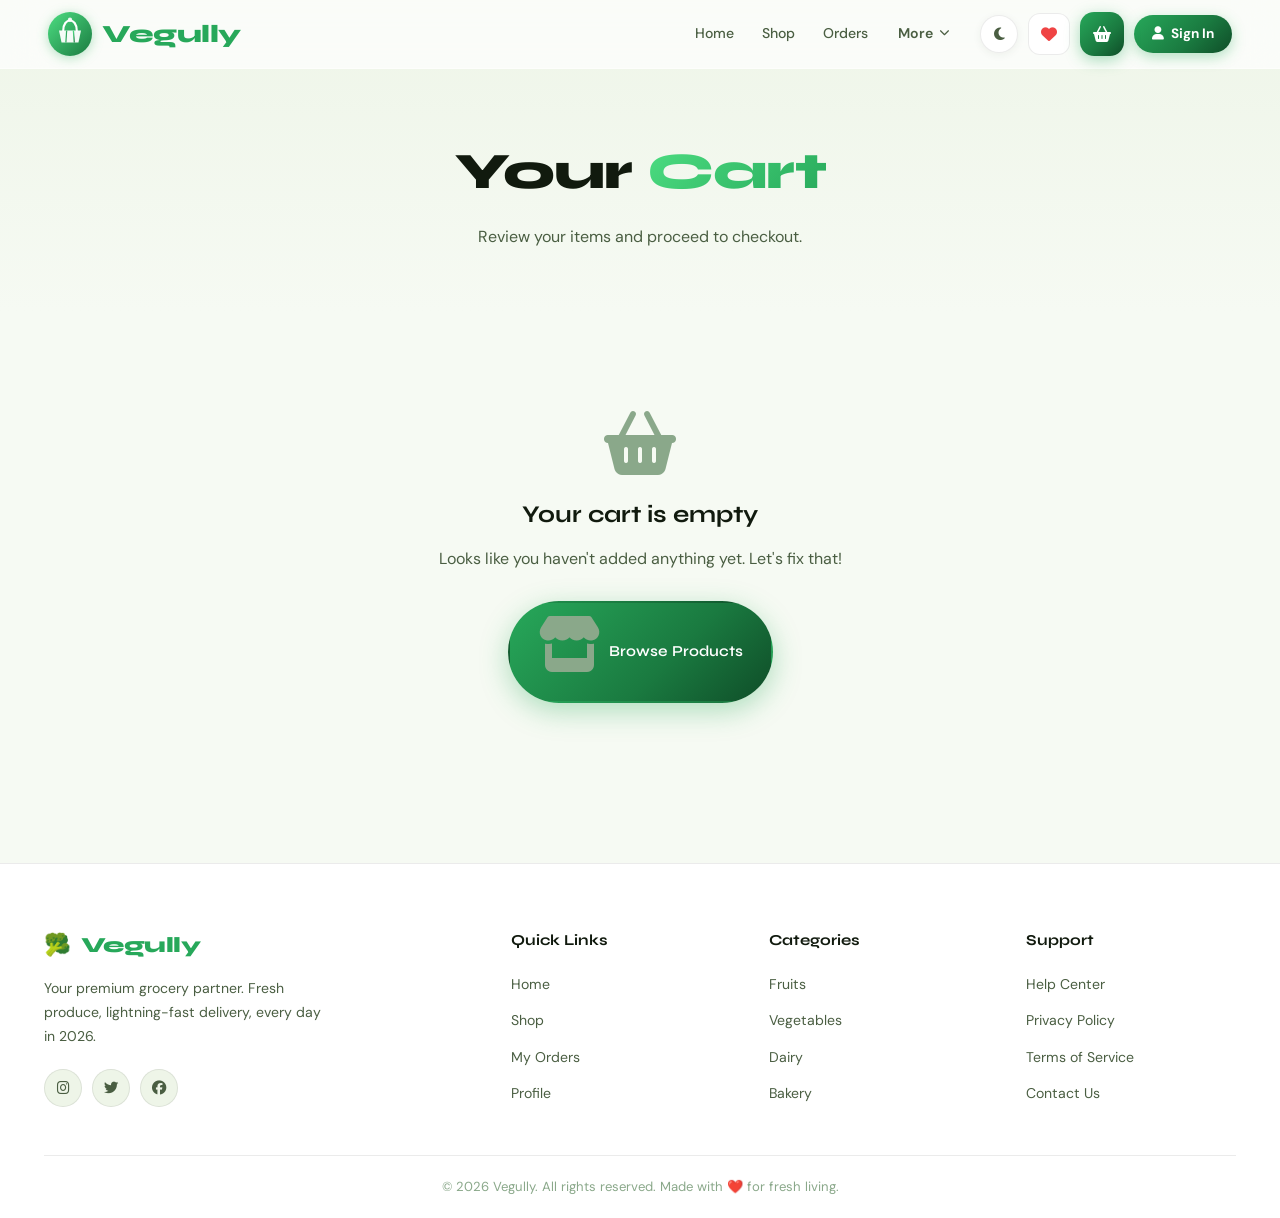
<file: cart.html>
<!DOCTYPE html>
<html lang="en" data-theme="light">
<head>
  <meta charset="UTF-8"/>
  <meta name="viewport" content="width=device-width, initial-scale=1.0"/>
  <title>Cart — Vegully</title>
  <link rel="stylesheet" href="style.css"/>
  <link rel="stylesheet" href="https://cdnjs.cloudflare.com/ajax/libs/font-awesome/6.5.0/css/all.min.css"/>
</head>
<body>

<!-- ════════ NAVBAR ════════ -->
<nav class="navbar" id="navbar"></nav>
<script src="data.js"></script>
<script>renderNavbar('cart');</script>


<!-- ════════ PAGE HEADER ════════ -->
<div class="page-header">
  <div class="container">
    <h1>Your <span class="grad-text">Cart</span></h1>
    <p>Review your items and proceed to checkout.</p>
  </div>
</div>

<!-- ════════ CART LAYOUT ════════ -->
<div class="container">
  <div id="cartPageContent"></div>
</div>

<!-- ════════ FOOTER ════════ -->
<footer class="footer" style="margin-top:60px">
  <div class="container">
    <div class="footer-grid">
      <div class="footer-brand">
        <div class="logo"><span class="logo-icon">🥦</span>Vegully</div>
        <p>Your premium grocery partner. Fresh produce, lightning-fast delivery, every day in 2026.</p>
        <div class="socials">
          <a href="#"><i class="fab fa-instagram"></i></a>
          <a href="#"><i class="fab fa-twitter"></i></a>
          <a href="#"><i class="fab fa-facebook"></i></a>
        </div>
      </div>
      <div class="footer-links">
        <h4>Quick Links</h4>
        <ul><li><a href="index.html">Home</a></li><li><a href="shop.html">Shop</a></li><li><a href="orders.html">My Orders</a></li><li><a href="profile.html">Profile</a></li></ul>
      </div>
      <div class="footer-links">
        <h4>Categories</h4>
        <ul><li><a href="shop.html?cat=fruits">Fruits</a></li><li><a href="shop.html?cat=vegetables">Vegetables</a></li><li><a href="shop.html?cat=dairy">Dairy</a></li><li><a href="shop.html?cat=bakery">Bakery</a></li></ul>
      </div>
      <div class="footer-links">
        <h4>Support</h4>
        <ul><li><a href="#">Help Center</a></li><li><a href="#">Privacy Policy</a></li><li><a href="#">Terms of Service</a></li><li><a href="#">Contact Us</a></li></ul>
      </div>
    </div>
    <div class="footer-bottom"><p>© 2026 Vegully. All rights reserved. Made with ❤️ for fresh living.</p></div>
  </div>
</footer>

<div class="toast-container" id="toastContainer"></div>

<script>
(function(){
  var couponApplied = false;
  var discountAmount = 0;

  function renderCart(){
    var cart = getCart();
    var content = document.getElementById('cartPageContent');

    if(cart.length === 0){
      content.innerHTML =
        '<div class="empty-cart" style="padding:100px 20px;text-align:center;">' +
          '<i class="fas fa-shopping-basket" style="font-size:4rem;color:var(--text3);display:block;margin-bottom:20px;"></i>' +
          '<h2 style="font-family:var(--font-h);margin-bottom:12px;">Your cart is empty</h2>' +
          '<p style="color:var(--text2);margin-bottom:28px;">Looks like you haven\'t added anything yet. Let\'s fix that!</p>' +
          '<a href="shop.html" class="btn btn-primary"><i class="fas fa-store"></i> Browse Products</a>' +
        '</div>';
      return;
    }

    var subtotal = getCartTotal();
    var delivery = subtotal >= 499 ? 0 : 29;
    var tax      = Math.round(subtotal * 0.05);
    var total    = subtotal + delivery + tax - discountAmount;

    var itemsHTML = cart.map(function(item){
      return '<div class="cart-item" id="ci-'+item.id+'">' +
        '<div class="cart-item-img"><img src="'+item.image+'" alt="'+item.name+'" loading="lazy" onerror="this.src=\'https://images.unsplash.com/photo-1542838132-92c53300491e?w=200&auto=format&fit=crop&q=60\'"/></div>' +
        '<div class="cart-item-info">' +
          '<div class="cart-item-name">'+item.name+'</div>' +
          '<div class="cart-item-unit">'+item.unit+'</div>' +
        '</div>' +
        '<div class="qty-control">' +
          '<button class="qty-btn" onclick="changeQty('+item.id+',-1)"><i class="fas fa-minus"></i></button>' +
          '<span class="qty-val">'+item.qty+'</span>' +
          '<button class="qty-btn" onclick="changeQty('+item.id+',1)"><i class="fas fa-plus"></i></button>' +
        '</div>' +
        '<div class="cart-item-price">₹'+( item.price * item.qty )+'</div>' +
        '<button class="cart-remove" onclick="deleteItem('+item.id+')" aria-label="Remove item"><i class="fas fa-times"></i></button>' +
      '</div>';
    }).join('');

    content.innerHTML =
      '<div class="cart-layout">' +
        '<div>' +
          '<div class="cart-items-wrap">'+itemsHTML+'</div>' +
          '<div style="margin-top:16px;display:flex;gap:12px;flex-wrap:wrap;">' +
            '<a href="shop.html" class="btn btn-ghost btn-sm"><i class="fas fa-arrow-left"></i> Continue Shopping</a>' +
            '<button class="btn btn-danger btn-sm" onclick="clearEntireCart()"><i class="fas fa-trash"></i> Clear Cart</button>' +
          '</div>' +
        '</div>' +
        '<div class="cart-summary">' +
          '<div class="summary-title">Order Summary</div>' +
          '<div class="summary-row"><span>Subtotal ('+ cart.length +' items)</span><span>₹'+subtotal+'</span></div>' +
          '<div class="summary-row"><span>Delivery Fee</span><span>'+(delivery===0?'<span style="color:var(--accent);font-weight:700">FREE</span>':'₹'+delivery)+'</span></div>' +
          '<div class="summary-row"><span>Tax (5%)</span><span>₹'+tax+'</span></div>' +
          (discountAmount>0?'<div class="summary-row" style="color:var(--accent)"><span>Coupon Discount</span><span>–₹'+discountAmount+'</span></div>':'') +
          '<div class="summary-row total"><span>Total</span><span>₹'+total+'</span></div>' +
          '<div class="coupon-row">' +
            '<input type="text" id="couponInput" placeholder="Enter coupon code" value="'+(couponApplied?'VEGULLY20':'')+'"/>' +
            '<button class="btn btn-outline btn-sm" onclick="applyCoupon()">'+(couponApplied?'Applied ✓':'Apply')+'</button>' +
          '</div>' +
          (subtotal < 499 ? '<p style="font-size:0.78rem;color:var(--text3);margin-bottom:12px;"><i class="fas fa-info-circle"></i> Add ₹'+(499-subtotal)+' more for free delivery</p>' : '') +
          '<a href="checkout.html" class="btn btn-primary" style="width:100%;justify-content:center;margin-top:8px"><i class="fas fa-lock"></i> Proceed to Checkout</a>' +
          '<div style="text-align:center;margin-top:14px;font-size:0.78rem;color:var(--text3)"><i class="fas fa-shield-alt"></i> 100% secure & encrypted checkout</div>' +
        '</div>' +
      '</div>';
  }

  window.changeQty = function(id, delta){
    var cart = getCart();
    var idx  = cart.findIndex(function(i){return i.id===id;});
    if(idx === -1) return;
    var newQty = cart[idx].qty + delta;
    if(newQty <= 0){
      removeFromCart(id);
    } else {
      updateQty(id, newQty);
    }
    renderCart();
  };

  window.deleteItem = function(id){
    var el = document.getElementById('ci-'+id);
    if(el){ el.style.opacity='0'; el.style.transform='translateX(40px)'; el.style.transition='all 0.3s'; }
    setTimeout(function(){ removeFromCart(id); renderCart(); }, 300);
    showToast('Item removed from cart','info');
  };

  window.clearEntireCart = function(){
    saveCart([]);
    updateCartBadge();
    renderCart();
    showToast('Cart cleared','info');
  };

  window.applyCoupon = function(){
    var code = document.getElementById('couponInput');
    if(!code) return;
    if(code.value.trim().toUpperCase() === 'VEGULLY20'){
      if(!couponApplied){
        discountAmount = Math.round(getCartTotal() * 0.20);
        couponApplied  = true;
        showToast('🎉 Coupon applied! 20% off','success');
        renderCart();
      } else {
        showToast('Coupon already applied','info');
      }
    } else {
      showToast('❌ Invalid coupon code','error');
    }
  };

  renderCart();
})();
</script>
</body>
</html>
</file>
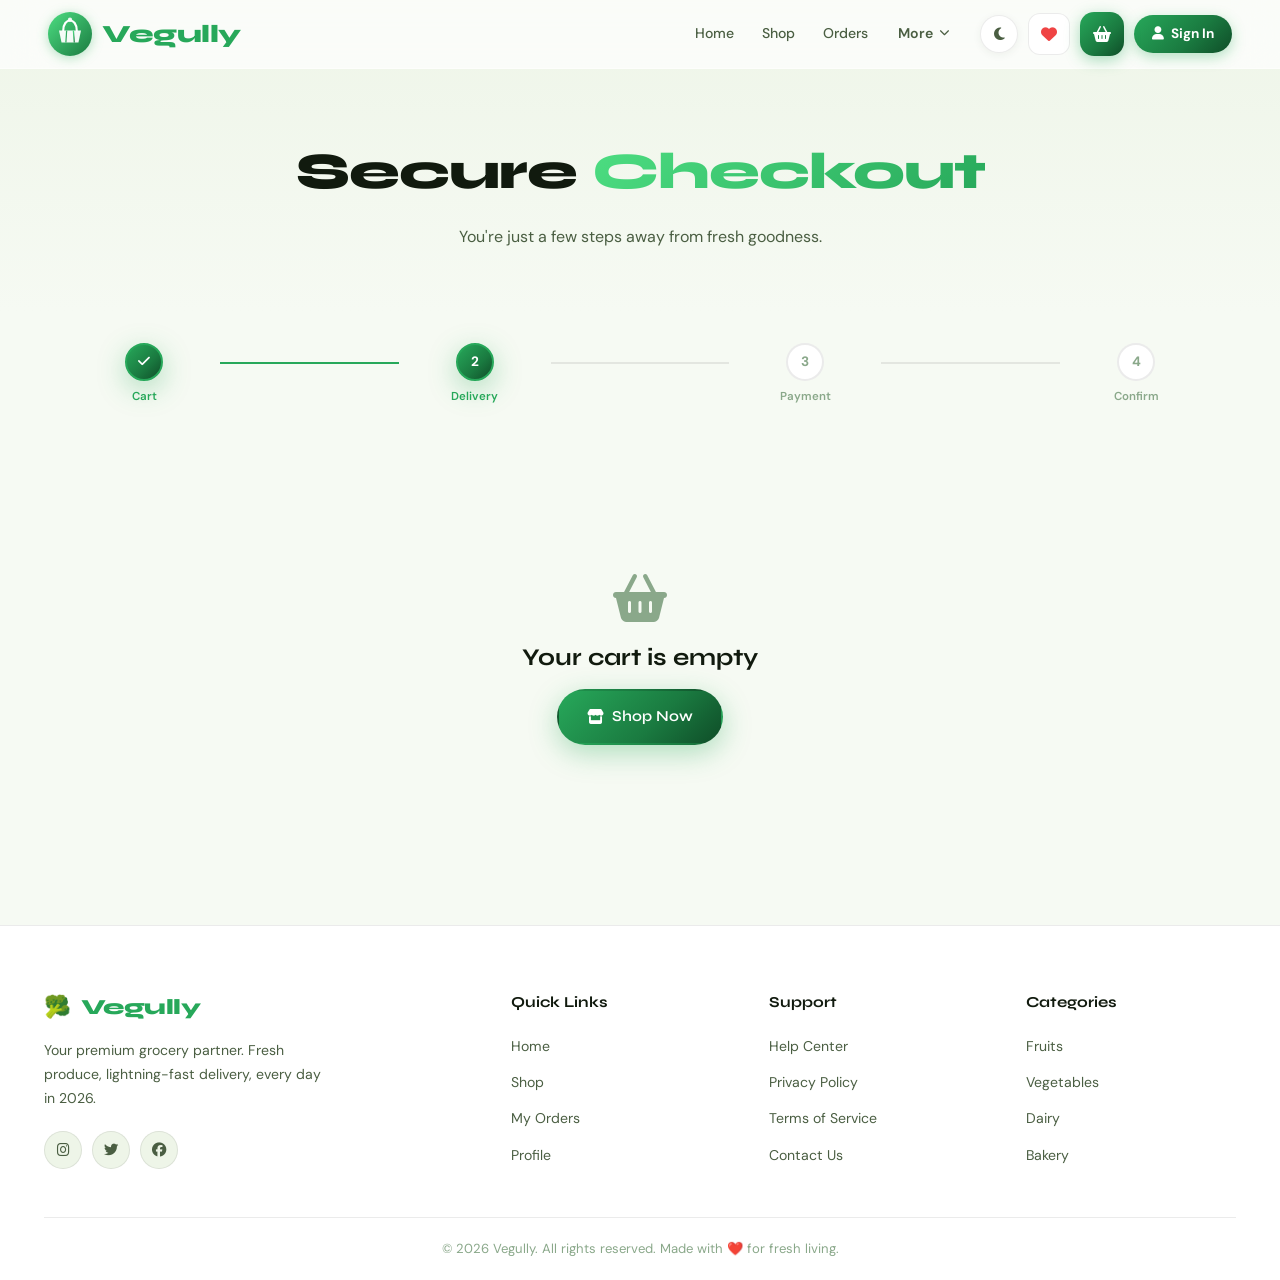
<file: checkout.html>
<!DOCTYPE html>
<html lang="en" data-theme="light">
<head>
  <meta charset="UTF-8"/>
  <meta name="viewport" content="width=device-width, initial-scale=1.0"/>
  <title>Checkout — Vegully</title>
  <link rel="stylesheet" href="style.css"/>
  <link rel="stylesheet" href="https://cdnjs.cloudflare.com/ajax/libs/font-awesome/6.5.0/css/all.min.css"/>
  <style>
    /* ── extra checkout styles ── */
    .progress-bar{display:flex;align-items:center;justify-content:center;gap:0;margin:32px 0 48px;padding:0 20px;}
    .prog-step{display:flex;flex-direction:column;align-items:center;gap:6px;position:relative;flex:1;max-width:160px;}
    .prog-circle{width:38px;height:38px;border-radius:50%;display:flex;align-items:center;justify-content:center;font-size:0.85rem;font-weight:700;border:2px solid var(--border);background:var(--surface);color:var(--text3);transition:var(--t);z-index:1;}
    .prog-step.done .prog-circle{background:var(--grad);color:#fff;border-color:var(--accent);box-shadow:var(--shadow-acc);}
    .prog-step.active .prog-circle{background:var(--grad);color:#fff;border-color:var(--accent);box-shadow:var(--shadow-acc);}
    .prog-label{font-size:0.72rem;font-weight:600;color:var(--text3);text-align:center;}
    .prog-step.done .prog-label,.prog-step.active .prog-label{color:var(--accent);}
    .prog-line{flex:1;height:2px;background:var(--border);margin:0 -4px;margin-bottom:22px;transition:background 0.4s;}
    .prog-line.done{background:var(--accent);}
    .order-summary-sticky{background:var(--surface);border-radius:var(--radius-lg);border:1px solid var(--border);padding:28px;height:fit-content;position:sticky;top:88px;box-shadow:var(--shadow-sm);}
    .order-summary-sticky h3{font-family:var(--font-h);font-size:1.05rem;font-weight:700;margin-bottom:20px;padding-bottom:12px;border-bottom:1px solid var(--border);}
    .ckout-item{display:flex;align-items:center;gap:12px;padding:10px 0;border-bottom:1px solid var(--border);}
    .ckout-item:last-of-type{border-bottom:none;}
    .ckout-img{width:52px;height:52px;border-radius:var(--radius-sm);overflow:hidden;flex-shrink:0;background:var(--bg2);}
    .ckout-img img{width:100%;height:100%;object-fit:cover;}
    .ckout-info{flex:1;min-width:0;}
    .ckout-name{font-size:0.85rem;font-weight:600;line-height:1.3;}
    .ckout-qty{font-size:0.75rem;color:var(--text3);}
    .ckout-price{font-weight:700;font-size:0.92rem;color:var(--accent);white-space:nowrap;}
    .ckout-totals{margin-top:16px;padding-top:16px;border-top:1px solid var(--border);display:flex;flex-direction:column;gap:10px;}
    .ckout-row{display:flex;justify-content:space-between;font-size:0.88rem;}
    .ckout-row.grand{font-family:var(--font-h);font-weight:800;font-size:1.08rem;color:var(--accent);}
    .form-note{font-size:0.8rem;color:var(--text3);margin-top:4px;}
    .pay-opts-grid{display:grid;grid-template-columns:1fr 1fr;gap:12px;margin-top:12px;}
    @media(max-width:600px){.pay-opts-grid{grid-template-columns:1fr;}}
    .delivery-badge{display:inline-flex;align-items:center;gap:8px;background:rgba(39,168,90,0.10);color:var(--accent);padding:10px 18px;border-radius:99px;font-size:0.85rem;font-weight:600;margin-bottom:24px;border:1px solid rgba(39,168,90,0.25);}
  </style>
</head>
<body>

<!-- ════════ NAVBAR ════════ -->
<nav class="navbar" id="navbar"></nav>
<script src="data.js"></script>
<script>renderNavbar('checkout');</script>


<!-- ════════ PAGE HEADER ════════ -->
<div class="page-header">
  <div class="container">
    <h1>Secure <span class="grad-text">Checkout</span></h1>
    <p>You're just a few steps away from fresh goodness.</p>
  </div>
</div>

<!-- ════════ PROGRESS BAR ════════ -->
<div class="container">
  <div class="progress-bar">
    <div class="prog-step done">
      <div class="prog-circle"><i class="fas fa-check"></i></div>
      <div class="prog-label">Cart</div>
    </div>
    <div class="prog-line done"></div>
    <div class="prog-step active">
      <div class="prog-circle">2</div>
      <div class="prog-label">Delivery</div>
    </div>
    <div class="prog-line"></div>
    <div class="prog-step">
      <div class="prog-circle">3</div>
      <div class="prog-label">Payment</div>
    </div>
    <div class="prog-line"></div>
    <div class="prog-step">
      <div class="prog-circle">4</div>
      <div class="prog-label">Confirm</div>
    </div>
  </div>

  <!-- ════════ CHECKOUT LAYOUT ════════ -->
  <div class="checkout-layout">

    <!-- LEFT: FORM -->
    <div class="checkout-form-wrap">

      <!-- Delivery Info -->
      <div class="form-section">
        <div class="step-header">
          <div class="step-num">1</div>
          <h2>Delivery Information</h2>
        </div>
        <div class="delivery-badge"><i class="fas fa-bolt"></i> Estimated delivery: 10–15 minutes</div>
        <div class="form-grid">
          <div class="form-group">
            <label>First Name *</label>
            <input type="text" id="firstName" placeholder="Arjun" required/>
          </div>
          <div class="form-group">
            <label>Last Name *</label>
            <input type="text" id="lastName" placeholder="Sharma" required/>
          </div>
          <div class="form-group">
            <label>Email Address *</label>
            <input type="email" id="email" placeholder="arjun@email.com" required/>
          </div>
          <div class="form-group">
            <label>Phone Number *</label>
            <input type="tel" id="phone" placeholder="+91 98765 43210" required/>
          </div>
          <div class="form-group full">
            <label>Flat / House No. & Building *</label>
            <input type="text" id="address1" placeholder="Flat 4B, Sunrise Apartments" required/>
          </div>
          <div class="form-group full">
            <label>Street / Area / Locality *</label>
            <input type="text" id="address2" placeholder="MG Road, Indiranagar" required/>
          </div>
          <div class="form-group">
            <label>City *</label>
            <input type="text" id="city" placeholder="Bangalore" required/>
          </div>
          <div class="form-group">
            <label>Pincode *</label>
            <input type="text" id="pincode" placeholder="560038" required/>
          </div>
          <div class="form-group full">
            <label>Delivery Instructions (optional)</label>
            <textarea id="instructions" rows="2" placeholder="e.g. Leave at door, call before delivery…" style="resize:vertical;padding:13px 16px;border-radius:var(--radius-sm);border:1.5px solid var(--border);background:var(--bg);color:var(--text);font-size:0.92rem;transition:var(--t);"></textarea>
          </div>
        </div>
      </div>

      <div class="section-divider"></div>

      <!-- Payment -->
      <div class="form-section">
        <div class="step-header">
          <div class="step-num">2</div>
          <h2>Payment Method</h2>
        </div>
        <p class="form-note" style="margin-bottom:14px;font-size:0.88rem;color:var(--text2);">All transactions are 256-bit SSL encrypted and completely secure.</p>
        <div class="pay-opts-grid" id="payOpts">
          <div class="pay-opt selected" data-pay="upi">
            <input type="radio" name="pay" checked/>
            <i class="fas fa-mobile-alt"></i>
            <span>UPI / GPay</span>
          </div>
          <div class="pay-opt" data-pay="card">
            <input type="radio" name="pay"/>
            <i class="fas fa-credit-card"></i>
            <span>Credit / Debit Card</span>
          </div>
          <div class="pay-opt" data-pay="netbanking">
            <input type="radio" name="pay"/>
            <i class="fas fa-university"></i>
            <span>Net Banking</span>
          </div>
          <div class="pay-opt" data-pay="cod">
            <input type="radio" name="pay"/>
            <i class="fas fa-money-bill-wave"></i>
            <span>Cash on Delivery</span>
          </div>
        </div>

        <!-- Card fields (shown when Card selected) -->
        <div id="cardFields" style="display:none;margin-top:20px;">
          <div class="form-grid">
            <div class="form-group full">
              <label>Card Number</label>
              <input type="text" id="cardNum" placeholder="1234 5678 9012 3456" maxlength="19"/>
            </div>
            <div class="form-group">
              <label>Expiry</label>
              <input type="text" id="cardExp" placeholder="MM / YY" maxlength="7"/>
            </div>
            <div class="form-group">
              <label>CVV</label>
              <input type="text" id="cardCvv" placeholder="•••" maxlength="3"/>
            </div>
            <div class="form-group full">
              <label>Name on Card</label>
              <input type="text" id="cardName" placeholder="ARJUN SHARMA"/>
            </div>
          </div>
        </div>

        <!-- UPI field -->
        <div id="upiField" style="margin-top:20px;">
          <div class="form-group">
            <label>UPI ID</label>
            <input type="text" id="upiId" placeholder="yourname@upi"/>
          </div>
        </div>
      </div>

      <div class="section-divider"></div>

      <!-- Place Order Button -->
      <button class="btn btn-primary" id="placeOrderBtn" style="width:100%;justify-content:center;font-size:1.05rem;padding:16px;">
        <i class="fas fa-lock"></i> Place Order
      </button>
      <p style="text-align:center;font-size:0.78rem;color:var(--text3);margin-top:12px;">
        <i class="fas fa-shield-alt"></i> By placing your order you agree to our <a href="#" style="color:var(--accent)">Terms of Service</a> and <a href="#" style="color:var(--accent)">Privacy Policy</a>.
      </p>
    </div>

    <!-- RIGHT: ORDER SUMMARY -->
    <div class="order-summary-sticky" id="orderSummaryPanel">
      <h3>Order Summary</h3>
      <div id="summaryItems"></div>
      <div class="ckout-totals" id="summaryTotals"></div>
    </div>

  </div>
</div>

<!-- ════════ FOOTER ════════ -->
<footer class="footer" style="margin-top:60px">
  <div class="container">
    <div class="footer-grid">
      <div class="footer-brand">
        <div class="logo"><span class="logo-icon">🥦</span>Vegully</div>
        <p>Your premium grocery partner. Fresh produce, lightning-fast delivery, every day in 2026.</p>
        <div class="socials">
          <a href="#"><i class="fab fa-instagram"></i></a>
          <a href="#"><i class="fab fa-twitter"></i></a>
          <a href="#"><i class="fab fa-facebook"></i></a>
        </div>
      </div>
      <div class="footer-links">
        <h4>Quick Links</h4>
        <ul><li><a href="index.html">Home</a></li><li><a href="shop.html">Shop</a></li><li><a href="orders.html">My Orders</a></li><li><a href="profile.html">Profile</a></li></ul>
      </div>
      <div class="footer-links">
        <h4>Support</h4>
        <ul><li><a href="#">Help Center</a></li><li><a href="#">Privacy Policy</a></li><li><a href="#">Terms of Service</a></li><li><a href="#">Contact Us</a></li></ul>
      </div>
      <div class="footer-links">
        <h4>Categories</h4>
        <ul><li><a href="shop.html?cat=fruits">Fruits</a></li><li><a href="shop.html?cat=vegetables">Vegetables</a></li><li><a href="shop.html?cat=dairy">Dairy</a></li><li><a href="shop.html?cat=bakery">Bakery</a></li></ul>
      </div>
    </div>
    <div class="footer-bottom"><p>© 2026 Vegully. All rights reserved. Made with ❤️ for fresh living.</p></div>
  </div>
</footer>

<!-- ════════ ORDER PLACED OVERLAY ════════ -->
<div class="order-placed-overlay" id="orderOverlay">
  <div class="order-placed-box">
    <div class="order-checkmark"><i class="fas fa-check"></i></div>
    <h2>Order Placed! 🎉</h2>
    <p style="font-size:1rem;font-weight:600;color:var(--text);margin-bottom:6px;" id="overlayOrderId"></p>
    <p>Your fresh groceries are being packed and will reach you in <strong style="color:var(--accent)">10–15 minutes</strong>.</p>
    <p style="margin-top:8px;font-size:0.85rem;color:var(--text3);">A confirmation has been sent to your email.</p>
    <div style="display:flex;gap:12px;justify-content:center;margin-top:28px;flex-wrap:wrap;">
      <a href="orders.html" class="btn btn-primary"><i class="fas fa-box"></i> Track Order</a>
      <a href="shop.html" class="btn btn-ghost"><i class="fas fa-store"></i> Continue Shopping</a>
    </div>
  </div>
</div>

<div class="toast-container" id="toastContainer"></div>

<script>
(function(){
  // ── Redirect if cart empty ──
  var cart = getCart();
  if(cart.length === 0){
    document.querySelector('.checkout-layout').innerHTML =
      '<div style="text-align:center;padding:60px 20px;grid-column:1/-1;">' +
        '<i class="fas fa-shopping-basket" style="font-size:3rem;color:var(--text3);display:block;margin-bottom:16px;"></i>' +
        '<h2 style="font-family:var(--font-h);margin-bottom:12px;">Your cart is empty</h2>' +
        '<a href="shop.html" class="btn btn-primary"><i class="fas fa-store"></i> Shop Now</a>' +
      '</div>';
    return;
  }

  // ── Render order summary ──
  function renderSummary(){
    var items  = getCart();
    var sub    = getCartTotal();
    var del    = sub >= 499 ? 0 : 29;
    var tax    = Math.round(sub * 0.05);
    var total  = sub + del + tax;

    document.getElementById('summaryItems').innerHTML = items.map(function(i){
      return '<div class="ckout-item">' +
        '<div class="ckout-img"><img src="'+i.image+'" alt="'+i.name+'" loading="lazy"/></div>' +
        '<div class="ckout-info"><div class="ckout-name">'+i.name+'</div><div class="ckout-qty">Qty: '+i.qty+' × ₹'+i.price+'</div></div>' +
        '<div class="ckout-price">₹'+(i.price*i.qty)+'</div>' +
      '</div>';
    }).join('');

    document.getElementById('summaryTotals').innerHTML =
      '<div class="ckout-row"><span>Subtotal</span><span>₹'+sub+'</span></div>' +
      '<div class="ckout-row"><span>Delivery</span><span>'+(del===0?'<span style="color:var(--accent);font-weight:700">FREE</span>':'₹'+del)+'</span></div>' +
      '<div class="ckout-row"><span>Tax (5%)</span><span>₹'+tax+'</span></div>' +
      '<div class="ckout-row grand"><span>Total</span><span>₹'+total+'</span></div>';
  }
  renderSummary();

  // ── Payment option switching ──
  document.getElementById('payOpts').querySelectorAll('.pay-opt').forEach(function(opt){
    opt.addEventListener('click',function(){
      document.querySelectorAll('.pay-opt').forEach(function(o){o.classList.remove('selected');});
      opt.classList.add('selected');
      var method = opt.dataset.pay;
      document.getElementById('cardFields').style.display = method==='card' ? 'block' : 'none';
      document.getElementById('upiField').style.display   = method==='upi'  ? 'block' : 'none';
    });
  });

  // ── Card number formatting ──
  var cardNum = document.getElementById('cardNum');
  if(cardNum){
    cardNum.addEventListener('input',function(){
      var v = this.value.replace(/\D/g,'').substring(0,16);
      this.value = v.replace(/(.{4})/g,'$1 ').trim();
    });
  }
  var cardExp = document.getElementById('cardExp');
  if(cardExp){
    cardExp.addEventListener('input',function(){
      var v = this.value.replace(/\D/g,'').substring(0,4);
      if(v.length>=2) v = v.substring(0,2)+' / '+v.substring(2);
      this.value = v;
    });
  }

  // ── Validate ──
  function validate(){
    var required = ['firstName','lastName','email','phone','address1','address2','city','pincode'];
    for(var i=0;i<required.length;i++){
      var el = document.getElementById(required[i]);
      if(!el || !el.value.trim()){
        el.focus();
        el.style.borderColor='var(--red)';
        el.style.boxShadow='0 0 0 4px rgba(239,68,68,0.12)';
        setTimeout(function(e){ return function(){ e.style.borderColor=''; e.style.boxShadow=''; }; }(el), 2000);
        showToast('⚠️ Please fill all required fields','error');
        return false;
      }
    }
    var emailRx = /^[^\s@]+@[^\s@]+\.[^\s@]+$/;
    if(!emailRx.test(document.getElementById('email').value)){
      showToast('⚠️ Please enter a valid email address','error');
      return false;
    }
    return true;
  }

  // ── Place Order ──
  document.getElementById('placeOrderBtn').addEventListener('click',function(){
    if(!validate()) return;
    var btn = this;
    btn.innerHTML='<i class="fas fa-spinner fa-spin"></i> Processing…';
    btn.disabled = true;

    setTimeout(function(){
      var orderId = 'VG-'+Date.now().toString().slice(-6);
      var order = {
        id: orderId,
        date: new Date().toLocaleDateString('en-IN',{day:'2-digit',month:'short',year:'numeric'}),
        items: getCart(),
        total: getCartTotal() + (getCartTotal()>=499?0:29) + Math.round(getCartTotal()*0.05),
        status: 'Processing',
        address: document.getElementById('address1').value + ', ' + document.getElementById('city').value
      };
      saveOrder(order);
      saveCart([]);
      updateCartBadge();

      document.getElementById('overlayOrderId').textContent = 'Order ID: '+orderId;
      document.getElementById('orderOverlay').classList.add('show');
      btn.innerHTML='<i class="fas fa-lock"></i> Place Order';
      btn.disabled=false;
    },2000);
  });

})();
</script>
</body>
</html>
</file>
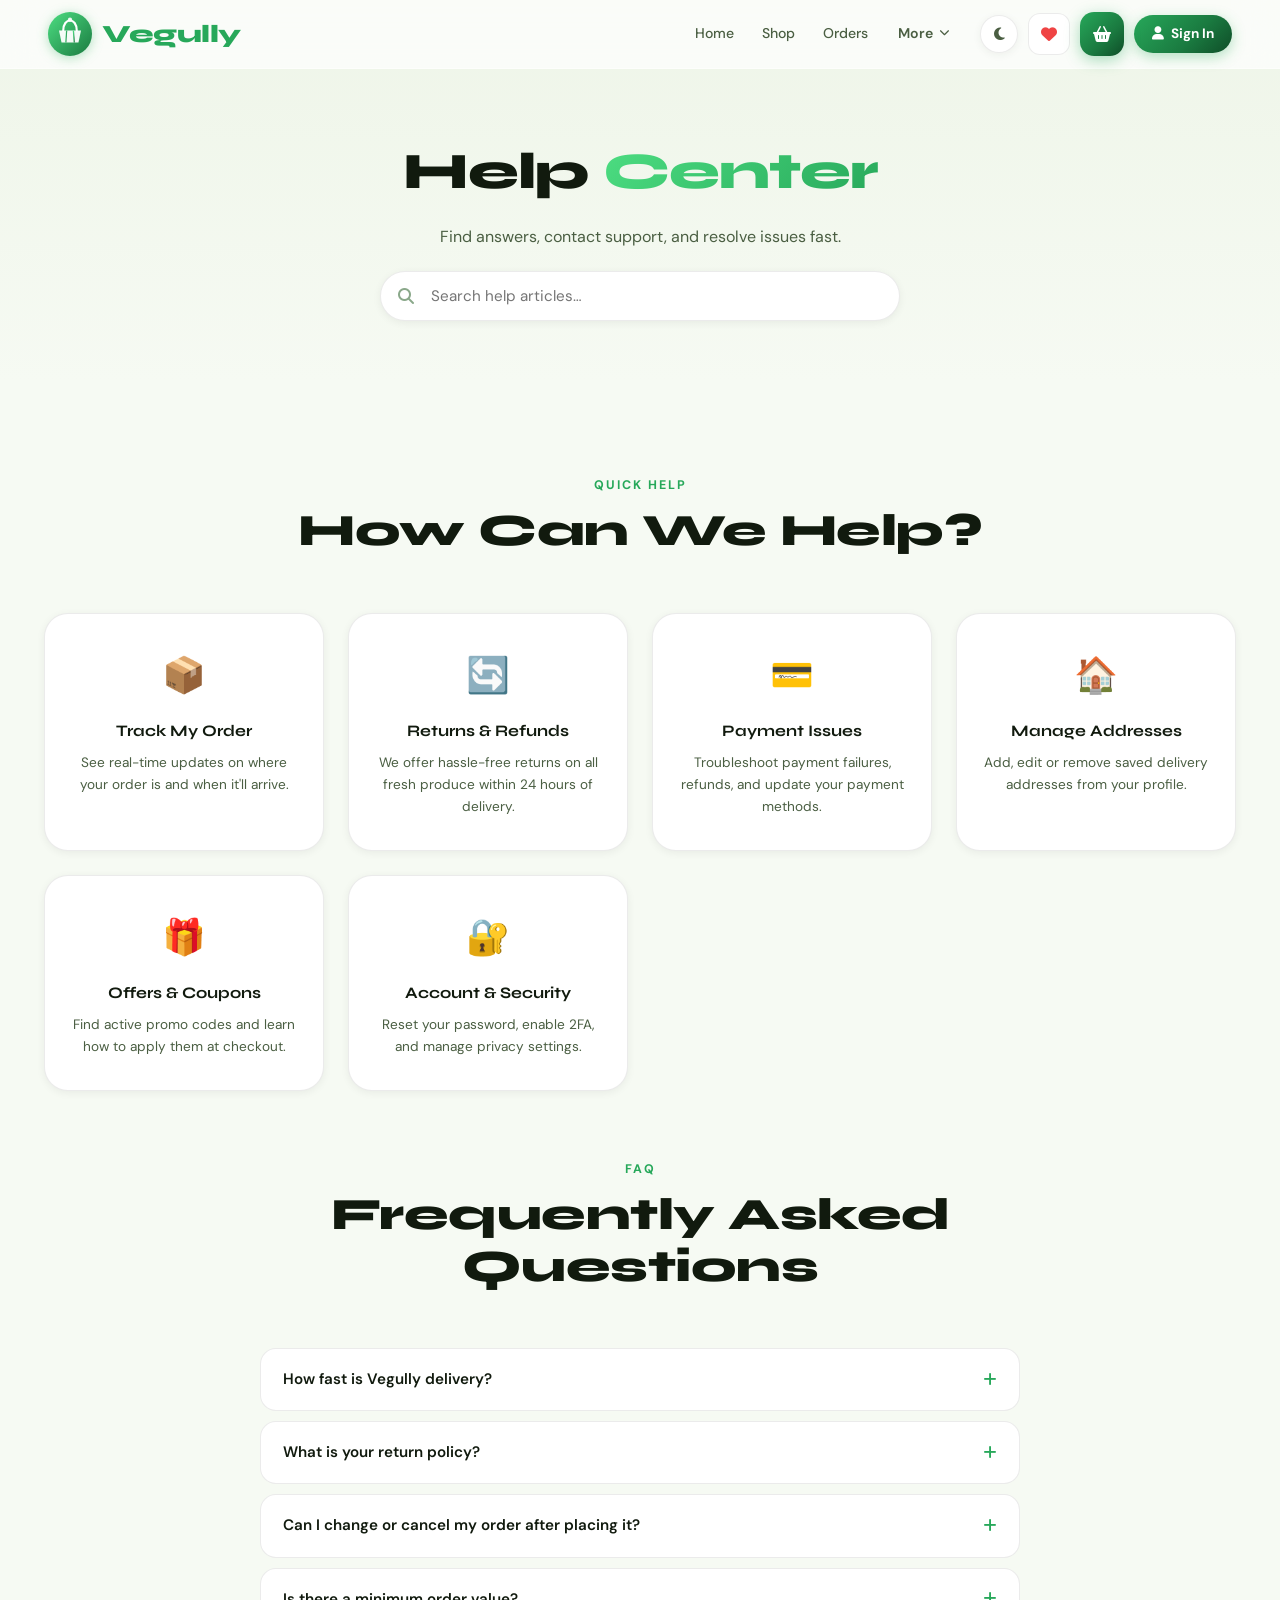
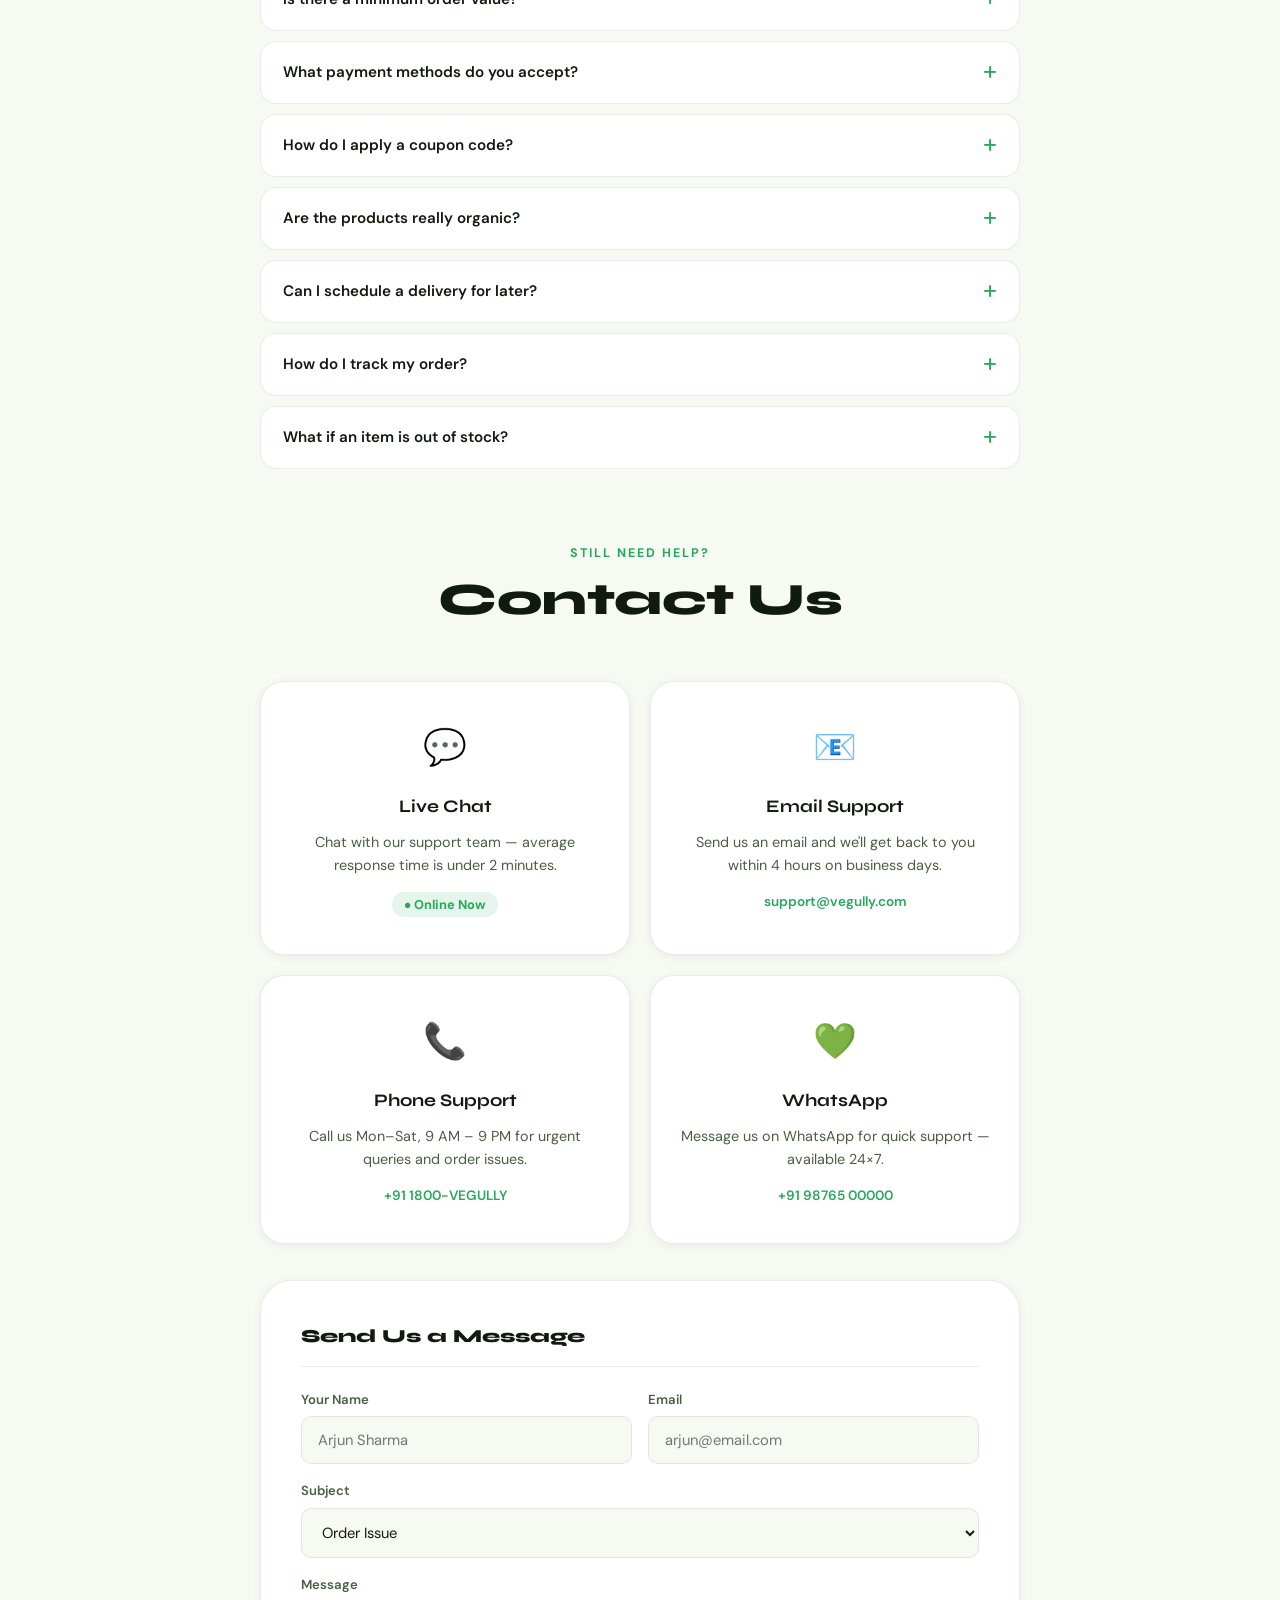
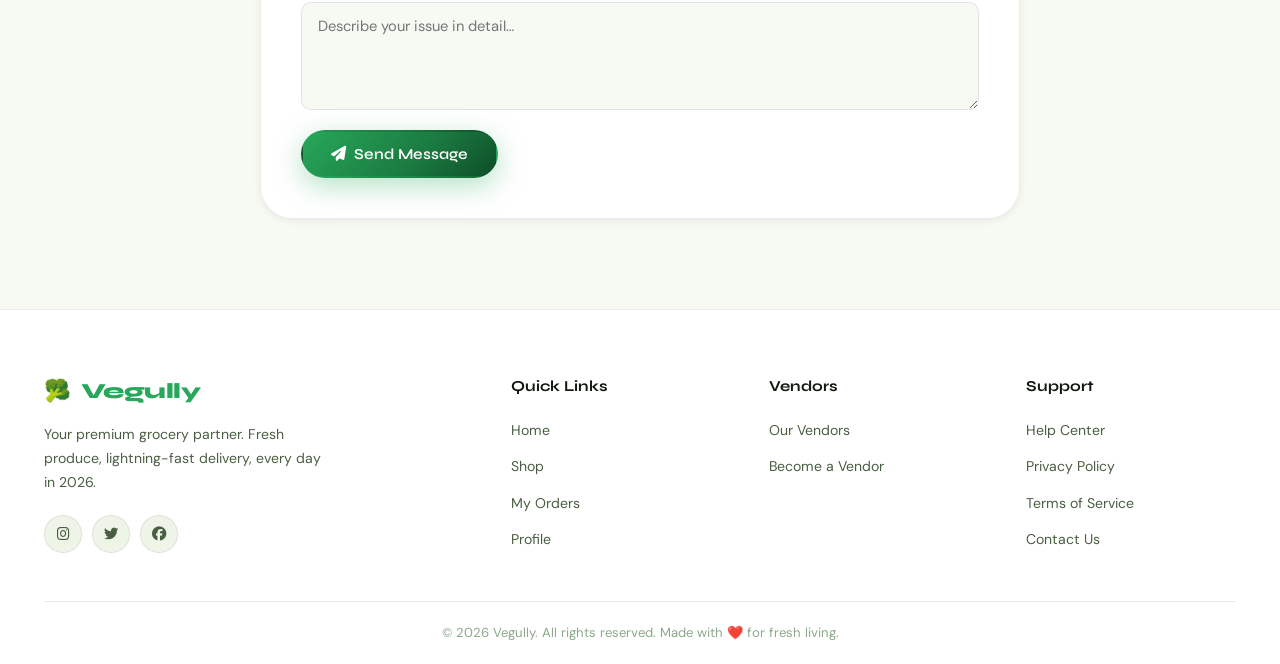
<file: help.html>
<!DOCTYPE html>
<html lang="en" data-theme="light">
<head>
  <meta charset="UTF-8"/>
  <meta name="viewport" content="width=device-width, initial-scale=1.0"/>
  <title>Help Center — Vegully</title>
  <link rel="stylesheet" href="style.css"/>
  <link rel="stylesheet" href="https://cdnjs.cloudflare.com/ajax/libs/font-awesome/6.5.0/css/all.min.css"/>
</head>
<body>

<!-- ════════ NAVBAR ════════ -->
<nav class="navbar" id="navbar"></nav>
<script src="data.js"></script>
<script>renderNavbar('help');</script>

<div class="page-header">
  <div class="container">
    <h1>Help <span class="grad-text">Center</span></h1>
    <p>Find answers, contact support, and resolve issues fast.</p>
    <div style="max-width:520px;margin:20px auto 0;" class="search-bar">
      <i class="fas fa-search"></i>
      <input type="text" placeholder="Search help articles…" id="helpSearch" oninput="filterFaq(this.value)"/>
    </div>
  </div>
</div>

<section class="section">
  <div class="container">

    <!-- QUICK HELP CARDS -->
    <div class="section-header"><p class="section-tag">Quick Help</p><h2 class="section-title">How Can We Help?</h2></div>
    <div class="help-grid">
      <div class="help-card scroll-reveal" style="--delay:0ms" onclick="scrollToFaq()">
        <span class="help-icon">📦</span>
        <h3>Track My Order</h3>
        <p>See real-time updates on where your order is and when it'll arrive.</p>
      </div>
      <div class="help-card scroll-reveal" style="--delay:80ms" onclick="scrollToFaq()">
        <span class="help-icon">🔄</span>
        <h3>Returns & Refunds</h3>
        <p>We offer hassle-free returns on all fresh produce within 24 hours of delivery.</p>
      </div>
      <div class="help-card scroll-reveal" style="--delay:160ms" onclick="scrollToFaq()">
        <span class="help-icon">💳</span>
        <h3>Payment Issues</h3>
        <p>Troubleshoot payment failures, refunds, and update your payment methods.</p>
      </div>
      <div class="help-card scroll-reveal" style="--delay:240ms" onclick="scrollToFaq()">
        <span class="help-icon">🏠</span>
        <h3>Manage Addresses</h3>
        <p>Add, edit or remove saved delivery addresses from your profile.</p>
      </div>
      <div class="help-card scroll-reveal" style="--delay:320ms" onclick="scrollToFaq()">
        <span class="help-icon">🎁</span>
        <h3>Offers & Coupons</h3>
        <p>Find active promo codes and learn how to apply them at checkout.</p>
      </div>
      <div class="help-card scroll-reveal" style="--delay:400ms" onclick="scrollToFaq()">
        <span class="help-icon">🔐</span>
        <h3>Account & Security</h3>
        <p>Reset your password, enable 2FA, and manage privacy settings.</p>
      </div>
    </div>

    <!-- FAQ -->
    <div id="faqSection" style="max-width:760px;margin:0 auto;">
      <div class="section-header"><p class="section-tag">FAQ</p><h2 class="section-title">Frequently Asked Questions</h2></div>
      <div id="faqList"></div>
    </div>

    <!-- CONTACT -->
    <div style="max-width:760px;margin:70px auto 0;">
      <div class="section-header"><p class="section-tag">Still Need Help?</p><h2 class="section-title">Contact Us</h2></div>
      <div style="display:grid;grid-template-columns:1fr 1fr;gap:20px;margin-bottom:36px;">
        <div class="why-card" style="cursor:pointer;" onclick="showToast('Opening live chat…','info')">
          <span class="why-icon">💬</span><h3>Live Chat</h3>
          <p>Chat with our support team — average response time is under 2 minutes.</p>
          <div style="margin-top:14px;"><span style="font-size:0.8rem;background:rgba(var(--accent-rgb),0.12);color:var(--accent);padding:4px 12px;border-radius:99px;font-weight:700;">● Online Now</span></div>
        </div>
        <div class="why-card" onclick="showToast('Opening email client…','info')" style="cursor:pointer;">
          <span class="why-icon">📧</span><h3>Email Support</h3>
          <p>Send us an email and we'll get back to you within 4 hours on business days.</p>
          <div style="margin-top:14px;font-size:0.85rem;color:var(--accent);font-weight:600;">support@vegully.com</div>
        </div>
        <div class="why-card" onclick="showToast('Calling support…','info')" style="cursor:pointer;">
          <span class="why-icon">📞</span><h3>Phone Support</h3>
          <p>Call us Mon–Sat, 9 AM – 9 PM for urgent queries and order issues.</p>
          <div style="margin-top:14px;font-size:0.85rem;color:var(--accent);font-weight:600;">+91 1800-VEGULLY</div>
        </div>
        <div class="why-card" onclick="showToast('Opening WhatsApp…','info')" style="cursor:pointer;">
          <span class="why-icon">💚</span><h3>WhatsApp</h3>
          <p>Message us on WhatsApp for quick support — available 24×7.</p>
          <div style="margin-top:14px;font-size:0.85rem;color:var(--accent);font-weight:600;">+91 98765 00000</div>
        </div>
      </div>

      <div class="contact-form-wrap scroll-reveal">
        <h3 style="font-family:var(--font-h);font-size:1.15rem;font-weight:800;margin-bottom:22px;padding-bottom:14px;border-bottom:1px solid var(--border);">Send Us a Message</h3>
        <div class="form-grid">
          <div class="form-group"><label>Your Name</label><input type="text" placeholder="Arjun Sharma"/></div>
          <div class="form-group"><label>Email</label><input type="email" placeholder="arjun@email.com"/></div>
          <div class="form-group full">
            <label>Subject</label>
            <select>
              <option>Order Issue</option>
              <option>Payment Problem</option>
              <option>Return / Refund</option>
              <option>Account Help</option>
              <option>Vendor Query</option>
              <option>Other</option>
            </select>
          </div>
          <div class="form-group full">
            <label>Message</label>
            <textarea rows="4" placeholder="Describe your issue in detail…" style="width:100%;padding:13px 16px;border-radius:var(--radius-sm);border:1.5px solid var(--border);background:var(--bg);color:var(--text);font-size:0.92rem;resize:vertical;transition:var(--t);"></textarea>
          </div>
        </div>
        <button class="btn btn-primary" style="margin-top:20px;" onclick="submitContact()"><i class="fas fa-paper-plane"></i> Send Message</button>
      </div>
    </div>

  </div>
</section>

<footer class="footer">
  <div class="container">
    <div class="footer-grid">
      <div class="footer-brand"><div class="logo"><span class="logo-icon">🥦</span>Vegully</div><p>Your premium grocery partner. Fresh produce, lightning-fast delivery, every day in 2026.</p><div class="socials"><a href="#"><i class="fab fa-instagram"></i></a><a href="#"><i class="fab fa-twitter"></i></a><a href="#"><i class="fab fa-facebook"></i></a></div></div>
      <div class="footer-links"><h4>Quick Links</h4><ul><li><a href="index.html">Home</a></li><li><a href="shop.html">Shop</a></li><li><a href="orders.html">My Orders</a></li><li><a href="profile.html">Profile</a></li></ul></div>
      <div class="footer-links"><h4>Vendors</h4><ul><li><a href="vendors.html">Our Vendors</a></li><li><a href="vendor-signup.html">Become a Vendor</a></li></ul></div>
      <div class="footer-links"><h4>Support</h4><ul><li><a href="help.html">Help Center</a></li><li><a href="#">Privacy Policy</a></li><li><a href="#">Terms of Service</a></li><li><a href="#">Contact Us</a></li></ul></div>
    </div>
    <div class="footer-bottom"><p>© 2026 Vegully. All rights reserved. Made with ❤️ for fresh living.</p></div>
  </div>
</footer>

<div class="toast-container" id="toastContainer"></div>

<script>
var FAQS = [
  {q:'How fast is Vegully delivery?', a:'We guarantee delivery within 10 minutes in our service areas. In some zones, delivery may take up to 20 minutes depending on demand and distance from our dark store.'},
  {q:'What is your return policy?', a:'We offer a no-questions-asked return policy within 24 hours of delivery for all fresh produce. For packaged items, returns are accepted within 48 hours if the seal is intact. Simply raise a return request from your Orders page.'},
  {q:'Can I change or cancel my order after placing it?', a:'You can cancel an order within 3 minutes of placing it. After that, orders enter our packing process and cannot be cancelled. Contact live chat for urgent cancellations.'},
  {q:'Is there a minimum order value?', a:'There is no minimum order value on Vegully! However, orders below ₹499 attract a small delivery fee of ₹29.'},
  {q:'What payment methods do you accept?', a:'We accept UPI (GPay, PhonePe, Paytm), credit/debit cards (Visa, Mastercard, RuPay), net banking, and Cash on Delivery (COD) up to ₹2,000.'},
  {q:'How do I apply a coupon code?', a:'On the Cart page, enter your coupon code in the "Enter coupon code" field and click Apply. The discount will be reflected in your order total immediately. Try VEGULLY20 for 20% off your first order!'},
  {q:'Are the products really organic?', a:'Products labelled "Organic" are sourced from USDA or India Organic certified vendors. Each product page shows the certification details and the farm it came from.'},
  {q:'Can I schedule a delivery for later?', a:'Yes! At checkout, select "Schedule Delivery" to choose a preferred 1-hour delivery window up to 7 days in advance.'},
  {q:'How do I track my order?', a:'Go to My Orders and click on any active order to see real-time tracking. You will also receive SMS and app notifications at every stage.'},
  {q:'What if an item is out of stock?', a:'If an item goes out of stock after you order it, we will automatically refund the amount and notify you via SMS and email within 5 minutes.'},
];

function renderFaqs(list){
  document.getElementById('faqList').innerHTML = list.map(function(f,i){
    return '<div class="faq-item" id="faq'+i+'">'+
      '<div class="faq-q" onclick="toggleFaq('+i+')"><span>'+f.q+'</span><i class="fas fa-plus"></i></div>'+
      '<div class="faq-a">'+f.a+'</div>'+
    '</div>';
  }).join('');
}
window.toggleFaq = function(i){
  var item = document.getElementById('faq'+i);
  var open = item.classList.contains('open');
  document.querySelectorAll('.faq-item').forEach(function(el){el.classList.remove('open');});
  if(!open) item.classList.add('open');
};
window.filterFaq = function(val){
  val=val.toLowerCase().trim();
  var filtered = val ? FAQS.filter(function(f){return f.q.toLowerCase().includes(val)||f.a.toLowerCase().includes(val);}) : FAQS;
  renderFaqs(filtered);
  if(val) document.getElementById('faqSection').scrollIntoView({behavior:'smooth'});
};
window.scrollToFaq = function(){ document.getElementById('faqSection').scrollIntoView({behavior:'smooth'}); };
window.submitContact = function(){
  showToast('✅ Message sent! We\'ll reply within 4 hours.','success');
};
renderFaqs(FAQS);
initScrollAnimations();
</script>
</body>
</html>
</file>
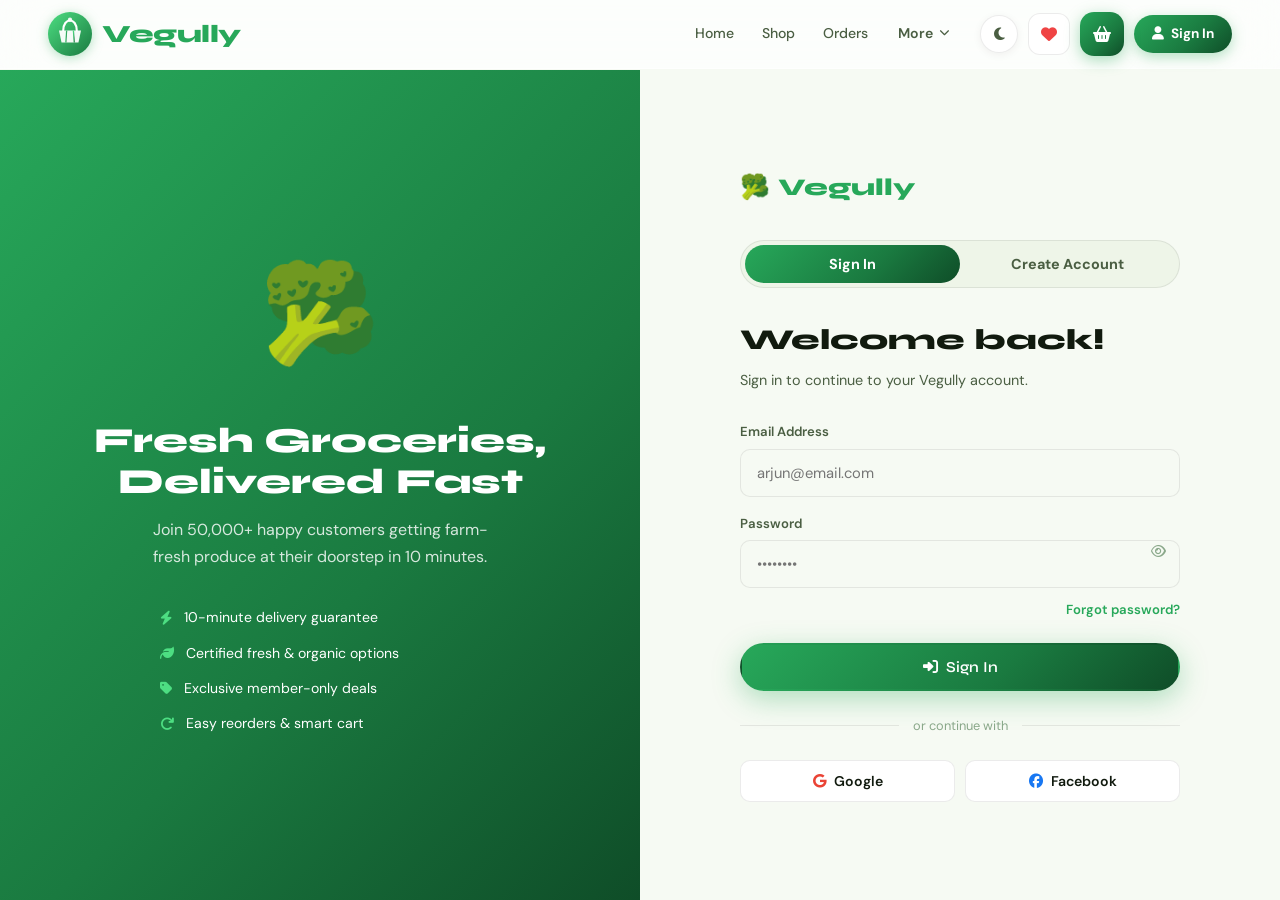
<file: login.html>
<!DOCTYPE html>
<html lang="en" data-theme="light">
<head>
  <meta charset="UTF-8"/>
  <meta name="viewport" content="width=device-width, initial-scale=1.0"/>
  <title>Sign In — Vegully</title>
  <link rel="stylesheet" href="style.css"/>
  <link rel="stylesheet" href="https://cdnjs.cloudflare.com/ajax/libs/font-awesome/6.5.0/css/all.min.css"/>
</head>
<body>

<!-- ════════ NAVBAR ════════ -->
<nav class="navbar" id="navbar"></nav>
<script src="data.js"></script>
<script>renderNavbar('login');</script>

<div class="auth-wrap">
  <!-- LEFT PANEL -->
  <div class="auth-left">
    <div class="auth-illustration">🥦</div>
    <h2>Fresh Groceries,<br/>Delivered Fast</h2>
    <p>Join 50,000+ happy customers getting farm-fresh produce at their doorstep in 10 minutes.</p>
    <div class="auth-perks">
      <div class="auth-perk"><i class="fas fa-bolt"></i><span>10-minute delivery guarantee</span></div>
      <div class="auth-perk"><i class="fas fa-leaf"></i><span>Certified fresh & organic options</span></div>
      <div class="auth-perk"><i class="fas fa-tag"></i><span>Exclusive member-only deals</span></div>
      <div class="auth-perk"><i class="fas fa-redo"></i><span>Easy reorders & smart cart</span></div>
    </div>
  </div>

  <!-- RIGHT PANEL -->
  <div class="auth-right">
    <div class="auth-form-box">
      <div class="auth-logo"><span>🥦</span> Vegully</div>

      <!-- TAB SWITCHER -->
      <div style="display:flex;background:var(--bg2);border-radius:99px;padding:4px;margin-bottom:28px;border:1px solid var(--border);">
        <button id="loginTab" onclick="switchTab('login')" style="flex:1;padding:10px;border-radius:99px;font-weight:700;font-size:0.9rem;cursor:pointer;border:none;background:var(--grad);color:#fff;transition:all 0.3s;">Sign In</button>
        <button id="signupTab" onclick="switchTab('signup')" style="flex:1;padding:10px;border-radius:99px;font-weight:700;font-size:0.9rem;cursor:pointer;border:none;background:none;color:var(--text2);transition:all 0.3s;">Create Account</button>
      </div>

      <!-- LOGIN FORM -->
      <div id="loginForm">
        <div class="auth-title">Welcome back!</div>
        <div class="auth-sub">Sign in to continue to your Vegully account.</div>
        <div class="form-group" style="margin-bottom:16px;">
          <label>Email Address</label>
          <input type="email" id="loginEmail" placeholder="arjun@email.com"/>
        </div>
        <div class="form-group password-field" style="margin-bottom:8px;">
          <label>Password</label>
          <input type="password" id="loginPw" placeholder="••••••••"/>
          <button class="pw-toggle" onclick="togglePw('loginPw',this)"><i class="far fa-eye"></i></button>
        </div>
        <div style="text-align:right;margin-bottom:20px;"><a href="#" style="font-size:0.82rem;color:var(--accent);font-weight:600;">Forgot password?</a></div>
        <button class="btn btn-primary" style="width:100%;justify-content:center;" onclick="handleLogin()"><i class="fas fa-sign-in-alt"></i> Sign In</button>
        <div class="auth-divider"><span>or continue with</span></div>
        <div class="social-auth-btns">
          <button class="social-btn" onclick="socialLogin('Google')"><i class="fab fa-google" style="color:#ea4335;"></i> Google</button>
          <button class="social-btn" onclick="socialLogin('Facebook')"><i class="fab fa-facebook" style="color:#1877f2;"></i> Facebook</button>
        </div>
      </div>

      <!-- SIGNUP FORM -->
      <div id="signupForm" style="display:none;">
        <div class="auth-title">Create your account</div>
        <div class="auth-sub">Start ordering fresh groceries in minutes.</div>
        <div class="form-grid" style="margin-bottom:16px;">
          <div class="form-group"><label>First Name</label><input type="text" placeholder="Arjun"/></div>
          <div class="form-group"><label>Last Name</label><input type="text" placeholder="Sharma"/></div>
        </div>
        <div class="form-group" style="margin-bottom:16px;"><label>Email Address</label><input type="email" placeholder="arjun@email.com"/></div>
        <div class="form-group" style="margin-bottom:16px;"><label>Phone Number</label><input type="tel" placeholder="+91 98765 43210"/></div>
        <div class="form-group password-field" style="margin-bottom:16px;">
          <label>Password</label>
          <input type="password" id="signupPw" placeholder="Min. 8 characters"/>
          <button class="pw-toggle" onclick="togglePw('signupPw',this)"><i class="far fa-eye"></i></button>
        </div>
        <div class="form-group" style="margin-bottom:20px;">
          <label>Confirm Password</label>
          <input type="password" placeholder="Re-enter password"/>
        </div>
        <label style="display:flex;align-items:flex-start;gap:8px;margin-bottom:20px;cursor:pointer;">
          <input type="checkbox" style="margin-top:3px;accent-color:var(--accent);"/>
          <span style="font-size:0.82rem;color:var(--text2);">I agree to Vegully's <a href="#" style="color:var(--accent);">Terms of Service</a> and <a href="#" style="color:var(--accent);">Privacy Policy</a></span>
        </label>
        <button class="btn btn-primary" style="width:100%;justify-content:center;" onclick="handleSignup()"><i class="fas fa-user-plus"></i> Create Account</button>
        <div class="auth-divider"><span>or sign up with</span></div>
        <div class="social-auth-btns">
          <button class="social-btn" onclick="socialLogin('Google')"><i class="fab fa-google" style="color:#ea4335;"></i> Google</button>
          <button class="social-btn" onclick="socialLogin('Facebook')"><i class="fab fa-facebook" style="color:#1877f2;"></i> Facebook</button>
        </div>
      </div>

    </div>
  </div>
</div>

<div class="toast-container" id="toastContainer"></div>

<script>
function switchTab(tab){
  var isLogin = tab==='login';
  document.getElementById('loginForm').style.display  = isLogin?'block':'none';
  document.getElementById('signupForm').style.display = isLogin?'none':'block';
  var lt=document.getElementById('loginTab'), st=document.getElementById('signupTab');
  lt.style.background = isLogin?'var(--grad)':'none';
  lt.style.color      = isLogin?'#fff':'var(--text2)';
  st.style.background = isLogin?'none':'var(--grad)';
  st.style.color      = isLogin?'var(--text2)':'#fff';
}

function togglePw(id, btn){
  var inp=document.getElementById(id); if(!inp) return;
  var shown=inp.type==='text';
  inp.type=shown?'password':'text';
  btn.querySelector('i').className=shown?'far fa-eye':'far fa-eye-slash';
}

function handleLogin(){
  var email=document.getElementById('loginEmail').value.trim();
  var pw=document.getElementById('loginPw').value;
  if(!email||!pw){ showToast('⚠️ Please fill in all fields','error'); return; }
  if(!/^[^\s@]+@[^\s@]+\.[^\s@]+$/.test(email)){ showToast('⚠️ Enter a valid email','error'); return; }
  var btn=document.querySelector('#loginForm .btn-primary');
  btn.innerHTML='<i class="fas fa-spinner fa-spin"></i> Signing in…'; btn.disabled=true;
  setTimeout(function(){
    loginUser('Arjun','Sharma',email,'https://images.unsplash.com/photo-1535713875002-d1d0cf377fde?w=80&auto=format&fit=crop&q=80');
    showToast('✅ Welcome back, Arjun!','success');
    setTimeout(function(){ window.location.href='index.html'; },900);
  },1400);
}

function handleSignup(){
  var fnEl=document.querySelector('#signupForm input[placeholder="Arjun"]');
  var lnEl=document.querySelector('#signupForm input[placeholder="Sharma"]');
  var emEl=document.querySelector('#signupForm input[type="email"]');
  var fn=fnEl?fnEl.value.trim():'';
  var ln=lnEl?lnEl.value.trim():'';
  var em=emEl?emEl.value.trim():'';
  if(!fn||!em){ showToast('⚠️ Please fill all required fields','error'); return; }
  if(!/^[^\s@]+@[^\s@]+\.[^\s@]+$/.test(em)){ showToast('⚠️ Enter a valid email','error'); return; }
  var btn=document.querySelector('#signupForm .btn-primary');
  btn.innerHTML='<i class="fas fa-spinner fa-spin"></i> Creating account…'; btn.disabled=true;
  setTimeout(function(){
    loginUser(fn,ln,em,'https://images.unsplash.com/photo-1535713875002-d1d0cf377fde?w=80&auto=format&fit=crop&q=80');
    showToast('🎉 Welcome to Vegully, '+fn+'!','success');
    setTimeout(function(){ window.location.href='index.html'; },900);
  },1600);
}

function socialLogin(provider){
  showToast('Connecting with '+provider+'…','info');
  setTimeout(function(){
    loginUser('Arjun','Sharma','arjun@'+provider.toLowerCase()+'.com','https://images.unsplash.com/photo-1535713875002-d1d0cf377fde?w=80&auto=format&fit=crop&q=80');
    showToast('✅ Signed in with '+provider+'!','success');
    setTimeout(function(){ window.location.href='index.html'; },900);
  },1400);
}

/* Redirect if already logged in */
if(isLoggedIn()){ window.location.href='index.html'; }
</script>
</body>
</html>
</file>
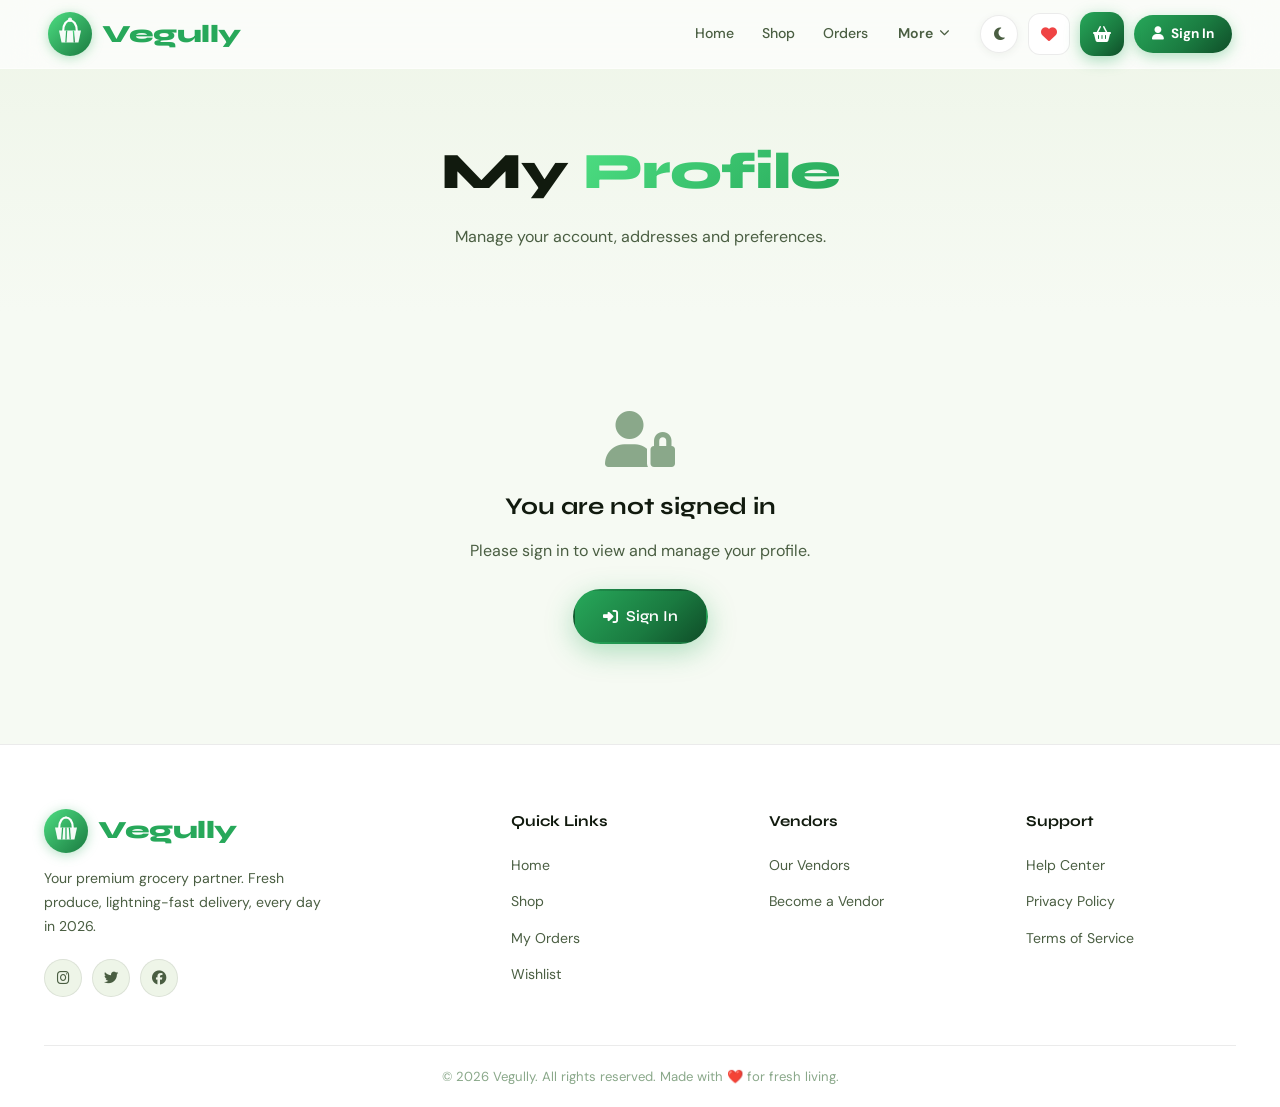
<file: profile.html>
<!DOCTYPE html>
<html lang="en" data-theme="light">
<head>
  <meta charset="UTF-8"/>
  <meta name="viewport" content="width=device-width, initial-scale=1.0"/>
  <title>My Profile — Vegully</title>
  <link rel="stylesheet" href="style.css"/>
  <link rel="stylesheet" href="https://cdnjs.cloudflare.com/ajax/libs/font-awesome/6.5.0/css/all.min.css"/>
  <style>
    .profile-layout{display:grid;grid-template-columns:300px 1fr;gap:36px;padding:60px 0 80px;}
    .profile-card{background:var(--surface);border-radius:var(--radius-xl);border:1px solid var(--border);padding:40px 28px;text-align:center;height:fit-content;position:sticky;top:88px;box-shadow:var(--shadow-sm);}
    .avatar-wrap{position:relative;display:inline-block;margin-bottom:20px;}
    .avatar-img{width:100px;height:100px;border-radius:50%;object-fit:cover;border:4px solid var(--accent);box-shadow:0 0 0 8px rgba(var(--accent-rgb),0.12);}
    .avatar-badge{position:absolute;bottom:2px;right:2px;width:28px;height:28px;border-radius:50%;background:var(--grad);border:3px solid var(--surface);display:flex;align-items:center;justify-content:center;font-size:0.72rem;color:#fff;}
    .profile-name{font-family:var(--font-h);font-size:1.3rem;font-weight:800;margin-bottom:6px;}
    .profile-email{font-size:0.85rem;color:var(--text3);margin-bottom:14px;}
    .profile-tag{display:inline-block;background:rgba(var(--accent-rgb),0.12);color:var(--accent);font-size:0.78rem;font-weight:700;padding:5px 14px;border-radius:99px;letter-spacing:0.5px;margin-bottom:24px;}
    .profile-stats{display:grid;grid-template-columns:1fr 1fr;gap:10px;margin-top:18px;}
    .p-stat{background:var(--bg2);border-radius:var(--radius-sm);padding:14px;text-align:center;border:1px solid var(--border);}
    .p-stat strong{display:block;font-family:var(--font-h);font-size:1.25rem;font-weight:800;color:var(--accent);}
    .p-stat span{font-size:0.7rem;color:var(--text3);}
    .profile-nav{margin-top:24px;display:flex;flex-direction:column;gap:6px;}
    .profile-nav-btn{display:flex;align-items:center;gap:10px;padding:12px 16px;border-radius:var(--radius-sm);font-size:0.9rem;font-weight:500;color:var(--text2);background:none;border:1px solid transparent;cursor:pointer;transition:var(--t);text-align:left;width:100%;font-family:var(--font-b);}
    .profile-nav-btn:hover,.profile-nav-btn.active{background:rgba(var(--accent-rgb),0.10);color:var(--accent);border-color:rgba(var(--accent-rgb),0.20);}
    .profile-nav-btn i{width:18px;text-align:center;}
    .profile-nav-btn.danger{color:var(--red);}
    .profile-nav-btn.danger:hover{background:#fee2e2;border-color:#fecaca;color:var(--red);}
    .profile-main{display:flex;flex-direction:column;gap:22px;}
    .profile-section-card{background:var(--surface);border-radius:var(--radius-lg);border:1px solid var(--border);padding:30px;box-shadow:var(--shadow-sm);}
    .psc-header{display:flex;align-items:center;justify-content:space-between;margin-bottom:22px;padding-bottom:14px;border-bottom:1px solid var(--border);}
    .psc-header h3{font-family:var(--font-h);font-size:1.05rem;font-weight:700;}
    .info-row{display:flex;align-items:center;gap:14px;padding:14px 0;border-bottom:1px solid var(--border);}
    .info-row:last-child{border-bottom:none;padding-bottom:0;}
    .info-icon{width:38px;height:38px;border-radius:50%;background:rgba(var(--accent-rgb),0.10);display:flex;align-items:center;justify-content:center;color:var(--accent);flex-shrink:0;}
    .info-label{font-size:0.75rem;color:var(--text3);margin-bottom:2px;}
    .info-val{font-size:0.92rem;font-weight:500;}
    .addr-card{background:var(--bg2);border-radius:var(--radius);border:1.5px solid var(--border);padding:18px 20px;margin-bottom:12px;transition:var(--t);position:relative;}
    .addr-card:hover{border-color:var(--accent);}
    .addr-card.default-addr{border-color:var(--accent);}
    .addr-default-badge{position:absolute;top:12px;right:12px;background:rgba(var(--accent-rgb),0.12);color:var(--accent);font-size:0.7rem;font-weight:700;padding:3px 10px;border-radius:99px;}
    .addr-name{font-weight:700;font-size:0.92rem;margin-bottom:4px;}
    .addr-text{font-size:0.85rem;color:var(--text2);line-height:1.5;}
    .addr-phone{font-size:0.82rem;color:var(--text3);margin-top:4px;}
    .pref-row{display:flex;align-items:center;justify-content:space-between;padding:14px 0;border-bottom:1px solid var(--border);}
    .pref-row:last-child{border-bottom:none;}
    .pref-label{font-size:0.92rem;font-weight:500;}
    .pref-sub{font-size:0.78rem;color:var(--text3);}
    .toggle-switch{position:relative;width:44px;height:24px;cursor:pointer;flex-shrink:0;}
    .toggle-switch input{opacity:0;width:0;height:0;}
    .toggle-slider{position:absolute;inset:0;background:var(--border);border-radius:99px;transition:var(--t);}
    .toggle-slider:before{content:'';position:absolute;width:18px;height:18px;border-radius:50%;background:#fff;top:3px;left:3px;transition:var(--t);box-shadow:0 1px 4px rgba(0,0,0,0.2);}
    .toggle-switch input:checked+.toggle-slider{background:var(--accent);}
    .toggle-switch input:checked+.toggle-slider:before{transform:translateX(20px);}
    .section-hidden{display:none;}
    @media(max-width:900px){.profile-layout{grid-template-columns:1fr;}.profile-card{position:static;}}
  </style>
</head>
<body>

<!-- ════════ NAVBAR ════════ -->
<nav class="navbar" id="navbar"></nav>
<script src="data.js"></script>
<script>renderNavbar('profile');</script>

<div class="page-header">
  <div class="container">
    <h1>My <span class="grad-text">Profile</span></h1>
    <p>Manage your account, addresses and preferences.</p>
  </div>
</div>

<div class="container" id="profileRoot"></div>

<footer class="footer" style="margin-top:0">
  <div class="container">
    <div class="footer-grid">
      <div class="footer-brand">
        <div class="logo">
          <svg class="logo-svg" viewBox="0 0 52 52" fill="none" xmlns="http://www.w3.org/2000/svg">
            <defs><linearGradient id="bgl2" x1="0" y1="0" x2="1" y2="1"><stop offset="0%" stop-color="#4dde82"/><stop offset="100%" stop-color="#1a7a40"/></linearGradient></defs>
            <circle cx="26" cy="26" r="26" fill="url(#bgl2)"/>
            <path d="M13 22h26l-3 14H16L13 22Z" fill="white" fill-opacity="0.95"/>
            <path d="M18 22 C18 14 22 10 26 10" stroke="white" stroke-width="2.5" stroke-linecap="round" fill="none"/>
            <path d="M34 22 C34 14 30 10 26 10" stroke="white" stroke-width="2.5" stroke-linecap="round" fill="none"/>
            <line x1="22" y1="22" x2="21" y2="36" stroke="#27a85a" stroke-width="1.5"/>
            <line x1="26" y1="22" x2="26" y2="36" stroke="#27a85a" stroke-width="1.5"/>
            <line x1="30" y1="22" x2="31" y2="36" stroke="#27a85a" stroke-width="1.5"/>
          </svg>
          <span class="logo-wordmark">Vegully</span>
        </div>
        <p>Your premium grocery partner. Fresh produce, lightning-fast delivery, every day in 2026.</p>
        <div class="socials">
          <a href="#"><i class="fab fa-instagram"></i></a>
          <a href="#"><i class="fab fa-twitter"></i></a>
          <a href="#"><i class="fab fa-facebook"></i></a>
        </div>
      </div>
      <div class="footer-links"><h4>Quick Links</h4><ul><li><a href="index.html">Home</a></li><li><a href="shop.html">Shop</a></li><li><a href="orders.html">My Orders</a></li><li><a href="wishlist.html">Wishlist</a></li></ul></div>
      <div class="footer-links"><h4>Vendors</h4><ul><li><a href="vendors.html">Our Vendors</a></li><li><a href="vendor-signup.html">Become a Vendor</a></li></ul></div>
      <div class="footer-links"><h4>Support</h4><ul><li><a href="help.html">Help Center</a></li><li><a href="#">Privacy Policy</a></li><li><a href="#">Terms of Service</a></li></ul></div>
    </div>
    <div class="footer-bottom"><p>© 2026 Vegully. All rights reserved. Made with ❤️ for fresh living.</p></div>
  </div>
</footer>

<div class="toast-container" id="toastContainer"></div>

<script>
(function () {

  /* ── helpers ── */
  function getUser() {
    try { return JSON.parse(localStorage.getItem('vegully_user') || 'null'); } catch(e){ return null; }
  }
  function saveUserProfile(data) {
    var user = getUser() || {};
    Object.keys(data).forEach(function(k){ user[k] = data[k]; });
    localStorage.setItem('vegully_user', JSON.stringify(user));
  }

  var root = document.getElementById('profileRoot');
  var user = getUser();

  /* ── Not logged in ── */
  if (!user) {
    root.innerHTML =
      '<div style="text-align:center;padding:100px 20px;">'+
        '<i class="fas fa-user-lock" style="font-size:3.5rem;color:var(--text3);display:block;margin-bottom:20px;"></i>'+
        '<h2 style="font-family:var(--font-h);margin-bottom:12px;">You are not signed in</h2>'+
        '<p style="color:var(--text2);margin-bottom:24px;">Please sign in to view and manage your profile.</p>'+
        '<a href="login.html" class="btn btn-primary"><i class="fas fa-sign-in-alt"></i> Sign In</a>'+
      '</div>';
    return;
  }

  /* ── Stats ── */
  var orderCount    = getOrders().length;
  var wishlistCount = getWishlist().length;
  var totalSpent    = getOrders().reduce(function(s,o){ return s + (o.total||0); }, 0);

  /* ── Displayed values (from localStorage) ── */
  function val(k, fallback) { return user[k] || fallback || ''; }
  var displayName   = (val('firstName') + ' ' + val('lastName')).trim();
  var displayAvatar = val('avatar', 'https://images.unsplash.com/photo-1535713875002-d1d0cf377fde?w=200&auto=format&fit=crop&q=80');

  /* ── Build HTML ── */
  root.innerHTML =
    '<div class="profile-layout">'+

    /* SIDEBAR */
    '<div class="profile-card">'+
      '<div class="avatar-wrap">'+
        '<img class="avatar-img" id="sidebarAvatar" src="'+displayAvatar+'" alt="avatar"/>'+
        '<div class="avatar-badge"><i class="fas fa-check"></i></div>'+
      '</div>'+
      '<div class="profile-name" id="sidebarName">'+(displayName||'Your Name')+'</div>'+
      '<div class="profile-email" id="sidebarEmail">'+(val('email')||'')+'</div>'+
      '<span class="profile-tag">⭐ Premium Member</span>'+
      '<div style="font-size:0.8rem;color:var(--text3);margin-bottom:4px;">Member since January 2026</div>'+
      '<div class="profile-stats">'+
        '<div class="p-stat"><strong>'+orderCount+'</strong><span>Orders</span></div>'+
        '<div class="p-stat"><strong>₹'+totalSpent+'</strong><span>Total Spent</span></div>'+
        '<div class="p-stat"><strong>2</strong><span>Addresses</span></div>'+
        '<div class="p-stat"><strong>'+wishlistCount+'</strong><span>Wishlist</span></div>'+
      '</div>'+
      '<div class="profile-nav">'+
        '<button class="profile-nav-btn active" data-section="info"><i class="fas fa-user"></i> Personal Info</button>'+
        '<button class="profile-nav-btn" data-section="addresses"><i class="fas fa-map-marker-alt"></i> Saved Addresses</button>'+
        '<button class="profile-nav-btn" data-section="orders-mini"><i class="fas fa-box"></i> My Orders</button>'+
        '<button class="profile-nav-btn" data-section="preferences"><i class="fas fa-cog"></i> Preferences</button>'+
        '<button class="profile-nav-btn" data-section="security"><i class="fas fa-shield-alt"></i> Security</button>'+
        '<a href="wishlist.html" class="profile-nav-btn" style="text-decoration:none"><i class="fas fa-heart"></i> Wishlist</a>'+
        '<a href="vendors.html" class="profile-nav-btn" style="text-decoration:none"><i class="fas fa-store"></i> Our Vendors</a>'+
        '<button class="profile-nav-btn danger" id="sidebarSignOut"><i class="fas fa-sign-out-alt"></i> Sign Out</button>'+
      '</div>'+
    '</div>'+

    /* MAIN */
    '<div class="profile-main">'+

      /* PERSONAL INFO */
      '<div class="profile-section-card" id="section-info">'+
        '<div class="psc-header">'+
          '<h3><i class="fas fa-user" style="color:var(--accent);margin-right:8px"></i>Personal Information</h3>'+
          '<button class="btn btn-outline btn-sm" id="editInfoBtn"><i class="fas fa-pen"></i> Edit</button>'+
        '</div>'+
        /* view */
        '<div id="infoView">'+
          '<div class="info-row"><div class="info-icon"><i class="fas fa-user"></i></div><div><div class="info-label">Full Name</div><div class="info-val" id="viewName">'+(displayName||'—')+'</div></div></div>'+
          '<div class="info-row"><div class="info-icon"><i class="fas fa-envelope"></i></div><div><div class="info-label">Email Address</div><div class="info-val" id="viewEmail">'+(val('email')||'—')+'</div></div></div>'+
          '<div class="info-row"><div class="info-icon"><i class="fas fa-phone"></i></div><div><div class="info-label">Phone Number</div><div class="info-val" id="viewPhone">'+(val('phone')||'Not set')+'</div></div></div>'+
          '<div class="info-row"><div class="info-icon"><i class="fas fa-birthday-cake"></i></div><div><div class="info-label">Date of Birth</div><div class="info-val" id="viewDob">'+(val('dob')||'Not set')+'</div></div></div>'+
          '<div class="info-row"><div class="info-icon"><i class="fas fa-venus-mars"></i></div><div><div class="info-label">Gender</div><div class="info-val" id="viewGender">'+(val('gender')||'Not set')+'</div></div></div>'+
        '</div>'+
        /* edit */
        '<div id="infoEdit" style="display:none">'+
          '<div class="form-grid">'+
            '<div class="form-group"><label>First Name *</label><input type="text" id="editFirstName" value="'+val('firstName')+'" placeholder="First name"/></div>'+
            '<div class="form-group"><label>Last Name</label><input type="text" id="editLastName" value="'+val('lastName')+'" placeholder="Last name"/></div>'+
            '<div class="form-group"><label>Email *</label><input type="email" id="editEmail" value="'+val('email')+'" placeholder="your@email.com"/></div>'+
            '<div class="form-group"><label>Phone</label><input type="tel" id="editPhone" value="'+val('phone')+'" placeholder="+91 98765 43210"/></div>'+
            '<div class="form-group"><label>Date of Birth</label><input type="date" id="editDob" value="'+val('dob')+'"/></div>'+
            '<div class="form-group"><label>Gender</label>'+
              '<select id="editGender">'+
                '<option value="">Prefer not to say</option>'+
                '<option value="Male"'+(val('gender')==='Male'?' selected':'')+'>Male</option>'+
                '<option value="Female"'+(val('gender')==='Female'?' selected':'')+'>Female</option>'+
                '<option value="Non-binary"'+(val('gender')==='Non-binary'?' selected':'')+'>Non-binary</option>'+
              '</select>'+
            '</div>'+
          '</div>'+
          '<div style="display:flex;gap:12px;margin-top:22px;">'+
            '<button class="btn btn-primary btn-sm" id="saveInfoBtn"><i class="fas fa-save"></i> Save Changes</button>'+
            '<button class="btn btn-ghost btn-sm" id="cancelInfoBtn">Cancel</button>'+
          '</div>'+
        '</div>'+
      '</div>'+

      /* SAVED ADDRESSES */
      '<div class="profile-section-card section-hidden" id="section-addresses">'+
        '<div class="psc-header">'+
          '<h3><i class="fas fa-map-marker-alt" style="color:var(--accent);margin-right:8px"></i>Saved Addresses</h3>'+
          '<button class="btn btn-outline btn-sm" onclick="showToast(\'Address form coming soon!\',\'info\')"><i class="fas fa-plus"></i> Add New</button>'+
        '</div>'+
        '<div class="addr-card default-addr">'+
          '<span class="addr-default-badge">Default</span>'+
          '<div class="addr-name">Home</div>'+
          '<div class="addr-text">Flat 4B, Sunrise Apartments, MG Road, Indiranagar, Bangalore – 560038</div>'+
          '<div class="addr-phone"><i class="fas fa-phone" style="color:var(--accent)"></i> '+val('phone', 'Not set')+'</div>'+
          '<div style="margin-top:12px"><button class="btn btn-ghost btn-sm" onclick="showToast(\'Edit address\',\'info\')"><i class="fas fa-pen"></i> Edit</button></div>'+
        '</div>'+
        '<div class="addr-card">'+
          '<div class="addr-name">Office</div>'+
          '<div class="addr-text">Level 12, Prestige Tech Park, Outer Ring Road, Marathahalli, Bangalore – 560103</div>'+
          '<div style="margin-top:12px;display:flex;gap:8px;">'+
            '<button class="btn btn-ghost btn-sm" onclick="showToast(\'Edit address\',\'info\')"><i class="fas fa-pen"></i> Edit</button>'+
            '<button class="btn btn-danger btn-sm" onclick="showToast(\'Address removed\',\'info\')"><i class="fas fa-trash"></i> Remove</button>'+
          '</div>'+
        '</div>'+
      '</div>'+

      /* MY ORDERS */
      '<div class="profile-section-card section-hidden" id="section-orders-mini">'+
        '<div class="psc-header">'+
          '<h3><i class="fas fa-box" style="color:var(--accent);margin-right:8px"></i>Recent Orders</h3>'+
          '<a href="orders.html" class="btn btn-outline btn-sm">View All</a>'+
        '</div>'+
        '<div id="miniOrders"></div>'+
      '</div>'+

      /* PREFERENCES */
      '<div class="profile-section-card section-hidden" id="section-preferences">'+
        '<div class="psc-header"><h3><i class="fas fa-cog" style="color:var(--accent);margin-right:8px"></i>Preferences</h3></div>'+
        '<div class="pref-row"><div><div class="pref-label">Email Notifications</div><div class="pref-sub">Order updates and offers via email</div></div><label class="toggle-switch"><input type="checkbox" checked/><span class="toggle-slider"></span></label></div>'+
        '<div class="pref-row"><div><div class="pref-label">SMS Alerts</div><div class="pref-sub">Delivery updates via SMS</div></div><label class="toggle-switch"><input type="checkbox" checked/><span class="toggle-slider"></span></label></div>'+
        '<div class="pref-row"><div><div class="pref-label">Push Notifications</div><div class="pref-sub">Flash sales and deals</div></div><label class="toggle-switch"><input type="checkbox"/><span class="toggle-slider"></span></label></div>'+
        '<div class="pref-row"><div><div class="pref-label">Dark Mode</div><div class="pref-sub">Switch between light and dark themes</div></div><label class="toggle-switch"><input type="checkbox" id="darkTogglePref"/><span class="toggle-slider"></span></label></div>'+
        '<div class="pref-row"><div><div class="pref-label">Promotional Emails</div><div class="pref-sub">Weekly deals and exclusive offers</div></div><label class="toggle-switch"><input type="checkbox" checked/><span class="toggle-slider"></span></label></div>'+
      '</div>'+

      /* SECURITY */
      '<div class="profile-section-card section-hidden" id="section-security">'+
        '<div class="psc-header"><h3><i class="fas fa-shield-alt" style="color:var(--accent);margin-right:8px"></i>Security Settings</h3></div>'+
        '<div class="form-group" style="margin-bottom:16px"><label>Current Password</label><input type="password" placeholder="••••••••"/></div>'+
        '<div class="form-group" style="margin-bottom:16px"><label>New Password</label><input type="password" placeholder="Min. 8 characters"/></div>'+
        '<div class="form-group" style="margin-bottom:24px"><label>Confirm New Password</label><input type="password" placeholder="Re-enter password"/></div>'+
        '<button class="btn btn-primary btn-sm" onclick="showToast(\'✅ Password updated!\',\'success\')"><i class="fas fa-lock"></i> Update Password</button>'+
        '<div style="margin-top:28px;padding-top:20px;border-top:1px solid var(--border)">'+
          '<div class="pref-row" style="border:none;padding:0">'+
            '<div><div class="pref-label">Two-Factor Authentication</div><div class="pref-sub">Extra layer of account security</div></div>'+
            '<label class="toggle-switch"><input type="checkbox"/><span class="toggle-slider"></span></label>'+
          '</div>'+
        '</div>'+
      '</div>'+

    '</div>'+ /* end profile-main */
    '</div>'; /* end profile-layout */

  /* ── Section switching ── */
  document.querySelectorAll('.profile-nav-btn[data-section]').forEach(function(btn){
    btn.addEventListener('click', function(){
      document.querySelectorAll('.profile-nav-btn').forEach(function(b){ b.classList.remove('active'); });
      btn.classList.add('active');
      document.querySelectorAll('.profile-section-card').forEach(function(s){ s.classList.add('section-hidden'); });
      var sec = document.getElementById('section-' + btn.dataset.section);
      if (sec) sec.classList.remove('section-hidden');
    });
  });

  /* ── Edit / Save info ── */
  var editBtn   = document.getElementById('editInfoBtn');
  var saveBtn   = document.getElementById('saveInfoBtn');
  var cancelBtn = document.getElementById('cancelInfoBtn');
  var infoView  = document.getElementById('infoView');
  var infoEdit  = document.getElementById('infoEdit');

  function showEdit() { infoView.style.display='none'; infoEdit.style.display='block'; editBtn.style.display='none'; }
  function hideEdit() { infoView.style.display='block'; infoEdit.style.display='none'; editBtn.style.display=''; }

  editBtn.addEventListener('click', showEdit);
  cancelBtn.addEventListener('click', hideEdit);

  saveBtn.addEventListener('click', function(){
    var fn     = document.getElementById('editFirstName').value.trim();
    var ln     = document.getElementById('editLastName').value.trim();
    var email  = document.getElementById('editEmail').value.trim();
    var phone  = document.getElementById('editPhone').value.trim();
    var dob    = document.getElementById('editDob').value;
    var gender = document.getElementById('editGender').value;

    if (!fn) { showToast('⚠️ First name is required', 'error'); return; }
    if (!email) { showToast('⚠️ Email is required', 'error'); return; }
    if (!/^[^\s@]+@[^\s@]+\.[^\s@]+$/.test(email)) { showToast('⚠️ Enter a valid email', 'error'); return; }

    saveBtn.innerHTML = '<i class="fas fa-spinner fa-spin"></i> Saving…';
    saveBtn.disabled  = true;

    setTimeout(function(){
      /* 1. Persist to localStorage */
      saveUserProfile({ firstName:fn, lastName:ln, email:email, phone:phone, dob:dob, gender:gender });

      /* 2. Update sidebar instantly */
      var fullName = (fn + (ln ? ' '+ln : '')).trim();
      document.getElementById('sidebarName').textContent  = fullName;
      document.getElementById('sidebarEmail').textContent = email;

      /* 3. Update view rows */
      document.getElementById('viewName').textContent   = fullName || '—';
      document.getElementById('viewEmail').textContent  = email    || '—';
      document.getElementById('viewPhone').textContent  = phone    || 'Not set';
      document.getElementById('viewDob').textContent    = dob      || 'Not set';
      document.getElementById('viewGender').textContent = gender   || 'Not set';

      /* 4. Re-render navbar so name updates there too */
      renderNavbar('profile');

      saveBtn.innerHTML = '<i class="fas fa-save"></i> Save Changes';
      saveBtn.disabled  = false;
      hideEdit();
      showToast('✅ Profile updated successfully!', 'success');
    }, 700);
  });

  /* ── Sign Out from sidebar ── */
  document.getElementById('sidebarSignOut').addEventListener('click', function(){
    window.logoutUser();
  });

  /* ── Dark mode toggle ── */
  var darkPref = document.getElementById('darkTogglePref');
  if (darkPref) {
    darkPref.checked = localStorage.getItem('vegully_theme') === 'dark';
    darkPref.addEventListener('change', function(){ toggleTheme(); });
  }

  /* ── Mini orders ── */
  var orders = getOrders();
  var miniEl = document.getElementById('miniOrders');
  if (miniEl) {
    if (!orders.length) {
      miniEl.innerHTML = '<p style="color:var(--text3);font-size:0.88rem;padding:12px 0;">No orders yet. <a href="shop.html" style="color:var(--accent);font-weight:600;">Start shopping!</a></p>';
    } else {
      miniEl.innerHTML = orders.slice(0,3).map(function(o){
        var img = o.items && o.items[0] ? o.items[0].image : '';
        return '<div style="display:flex;align-items:center;gap:14px;padding:14px 0;border-bottom:1px solid var(--border);">'+
          (img?'<img src="'+img+'" style="width:48px;height:48px;border-radius:var(--radius-sm);object-fit:cover;flex-shrink:0;" alt=""/>':'')+
          '<div style="flex:1;min-width:0;">'+
            '<div style="font-weight:600;font-size:0.9rem;white-space:nowrap;overflow:hidden;text-overflow:ellipsis;">'+o.id+'</div>'+
            '<div style="font-size:0.78rem;color:var(--text3);">'+o.date+'</div>'+
          '</div>'+
          '<div style="font-family:var(--font-h);font-weight:800;color:var(--accent);white-space:nowrap;">₹'+o.total+'</div>'+
        '</div>';
      }).join('');
    }
  }

})();
</script>
</body>
</html>
</file>
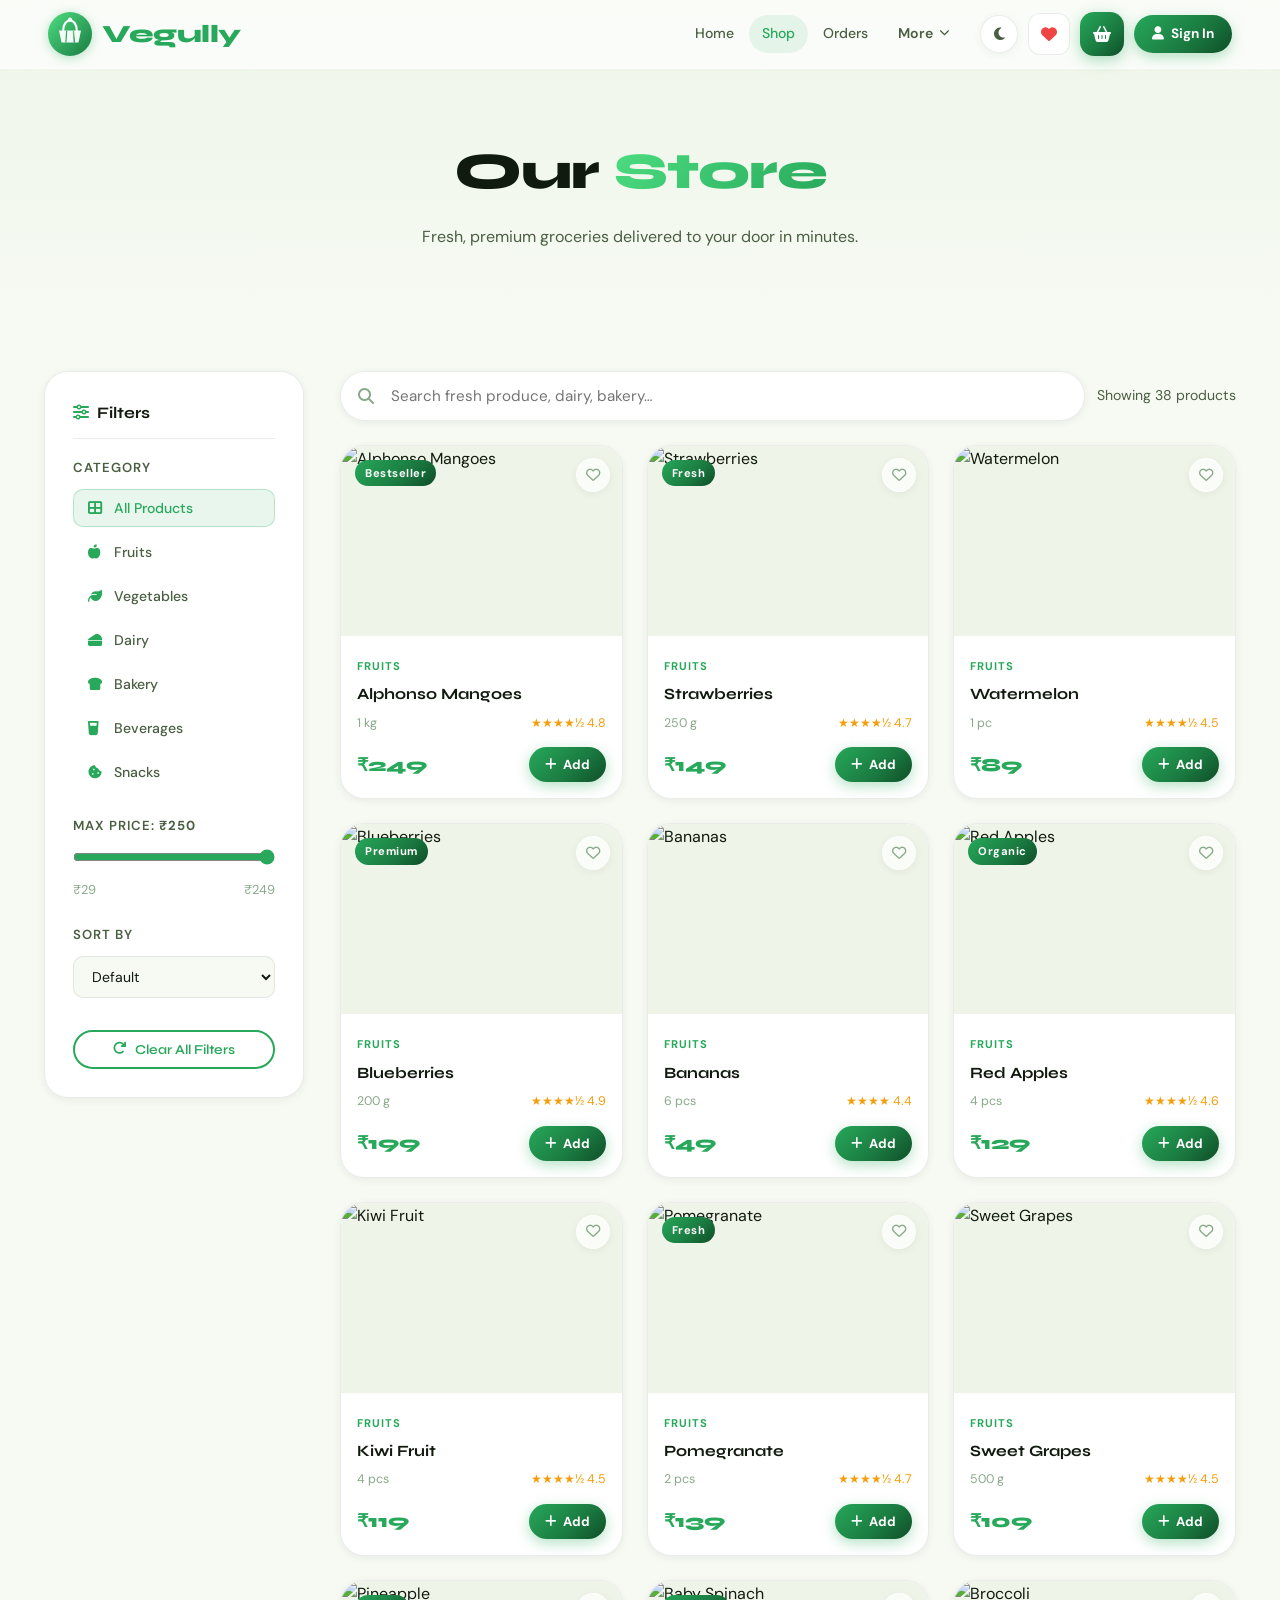
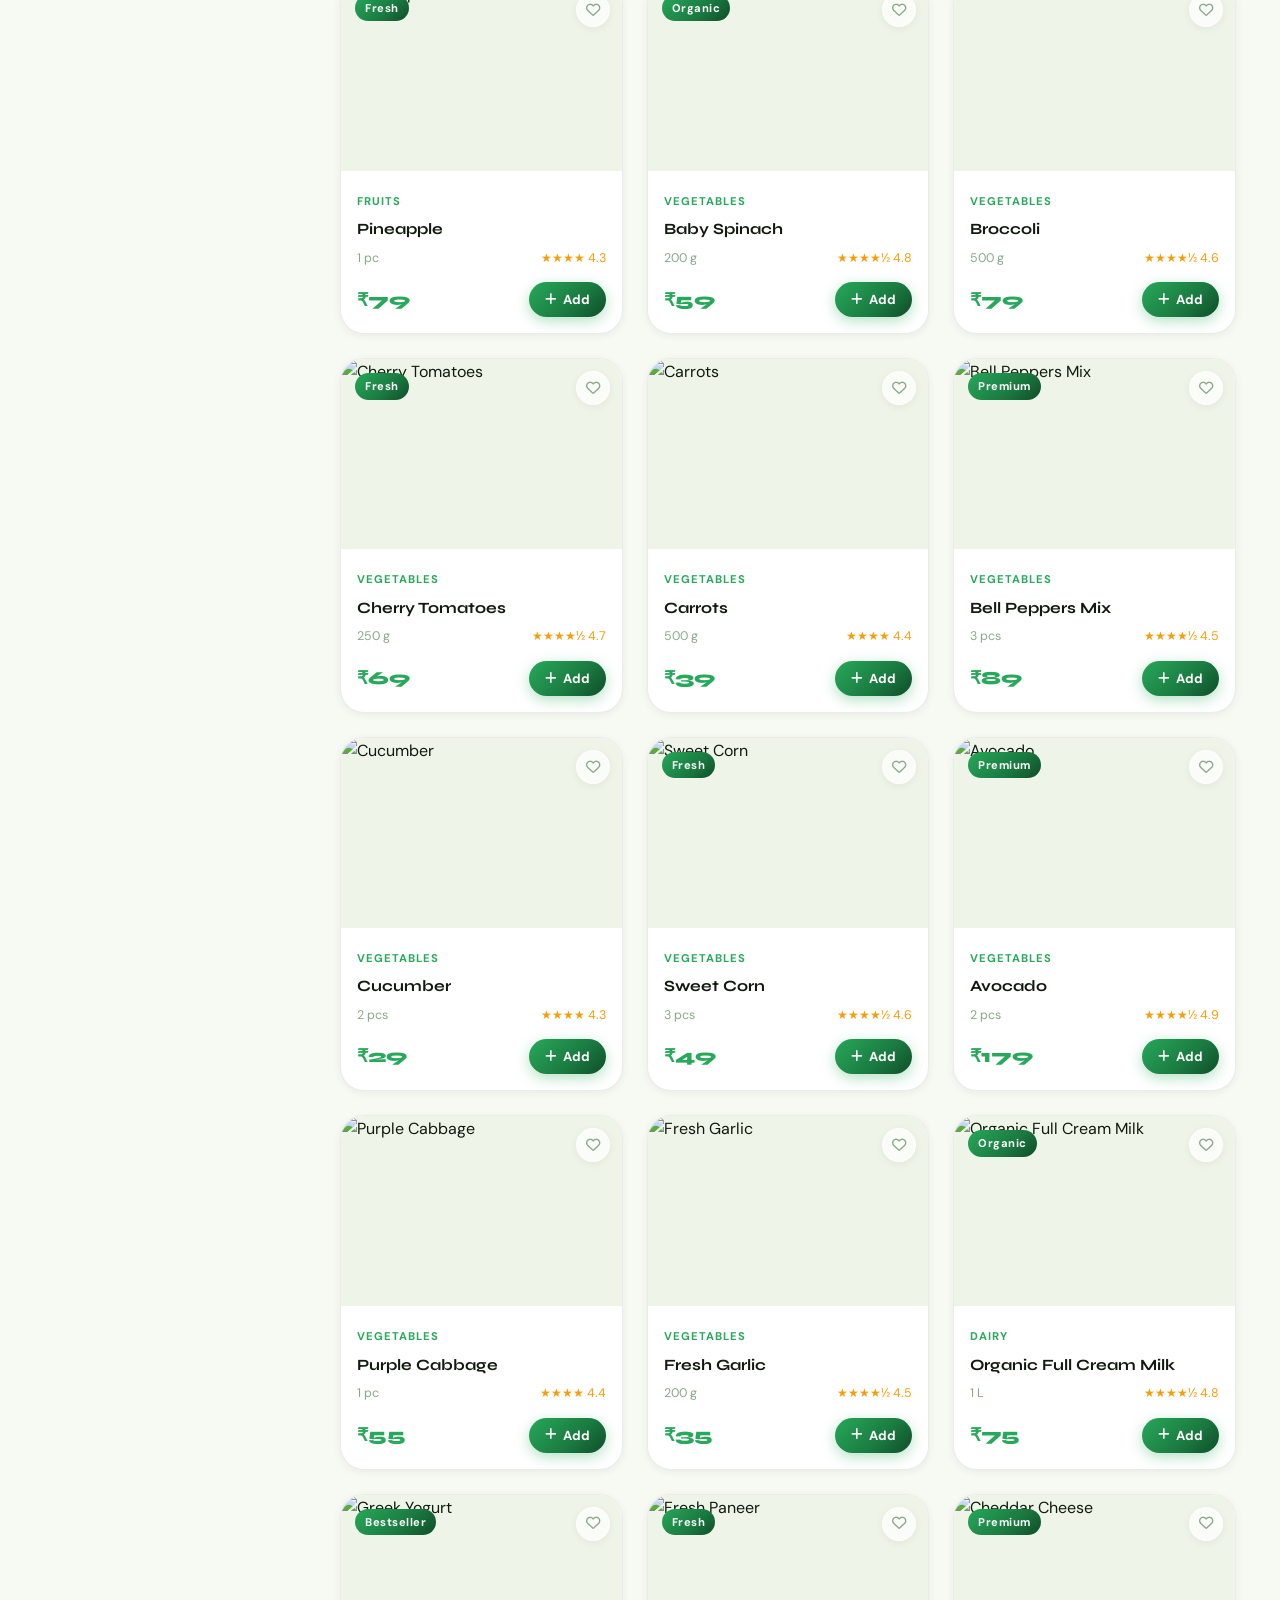
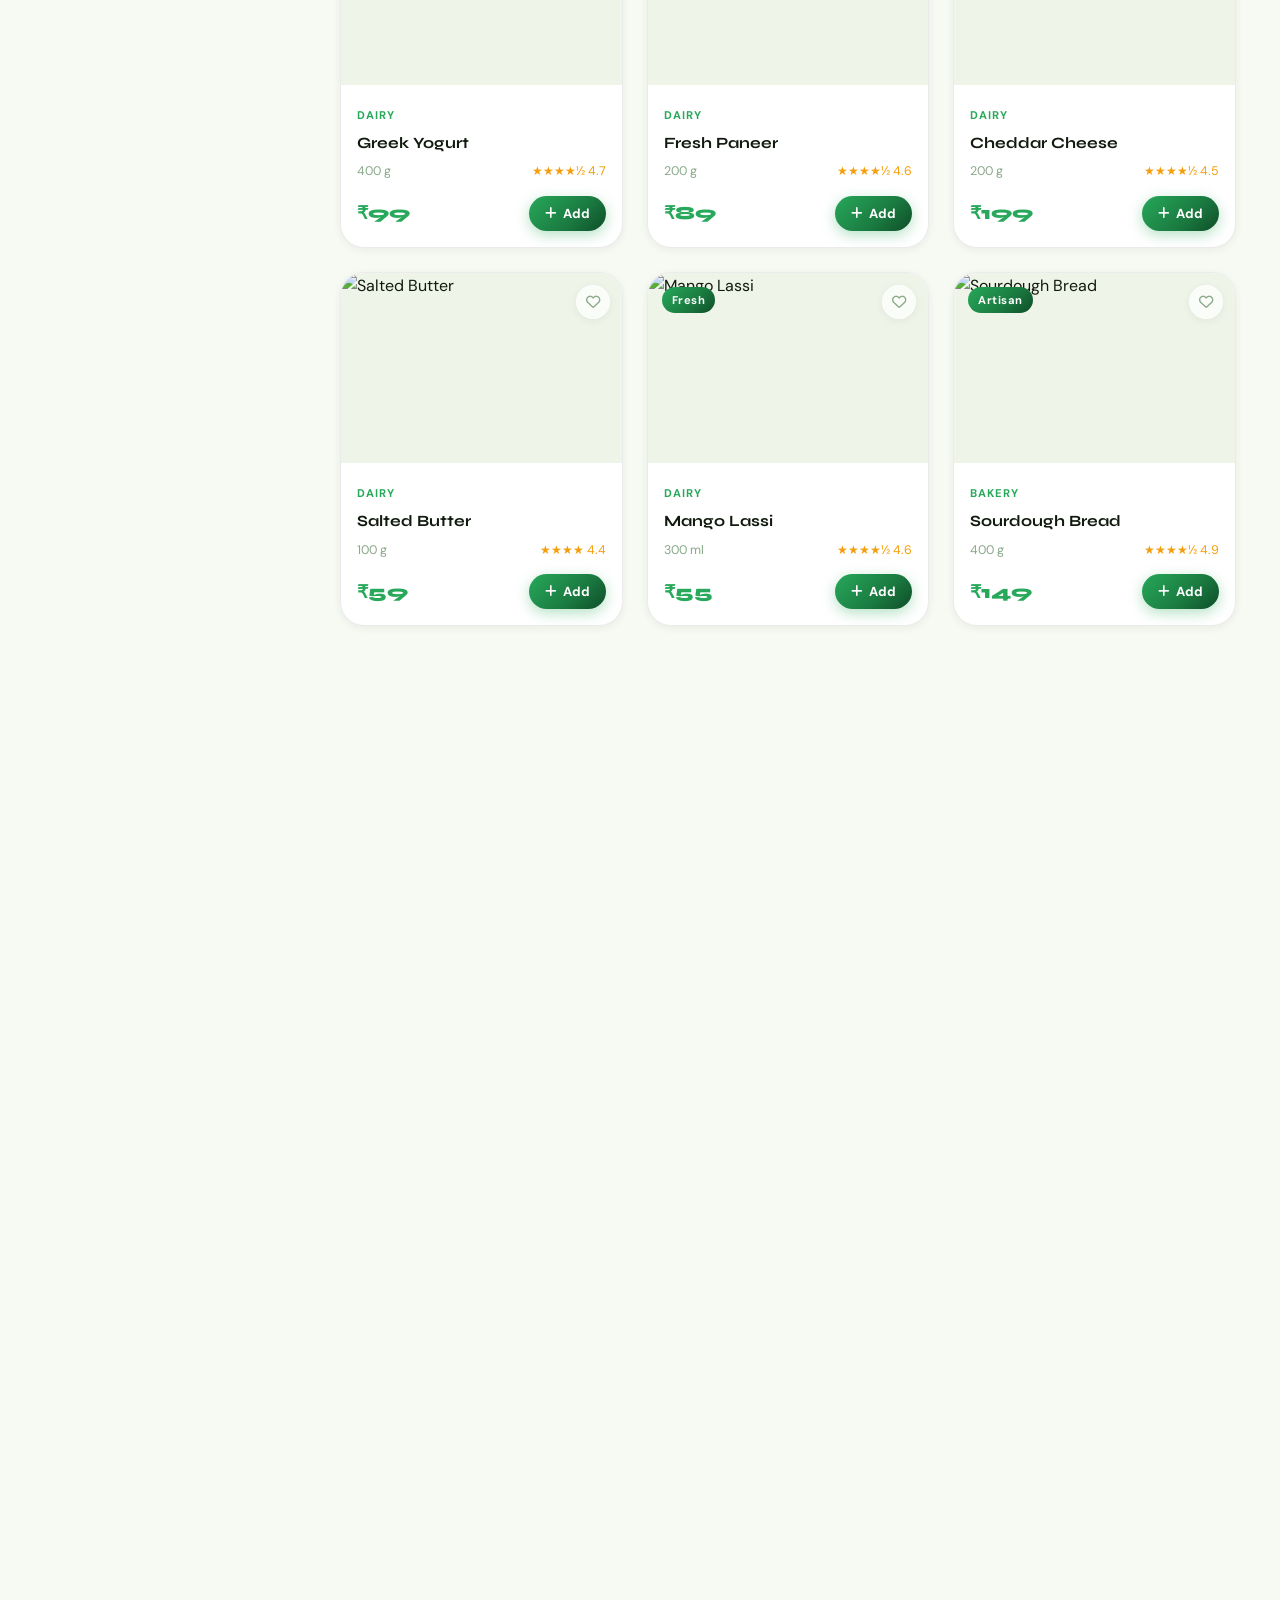
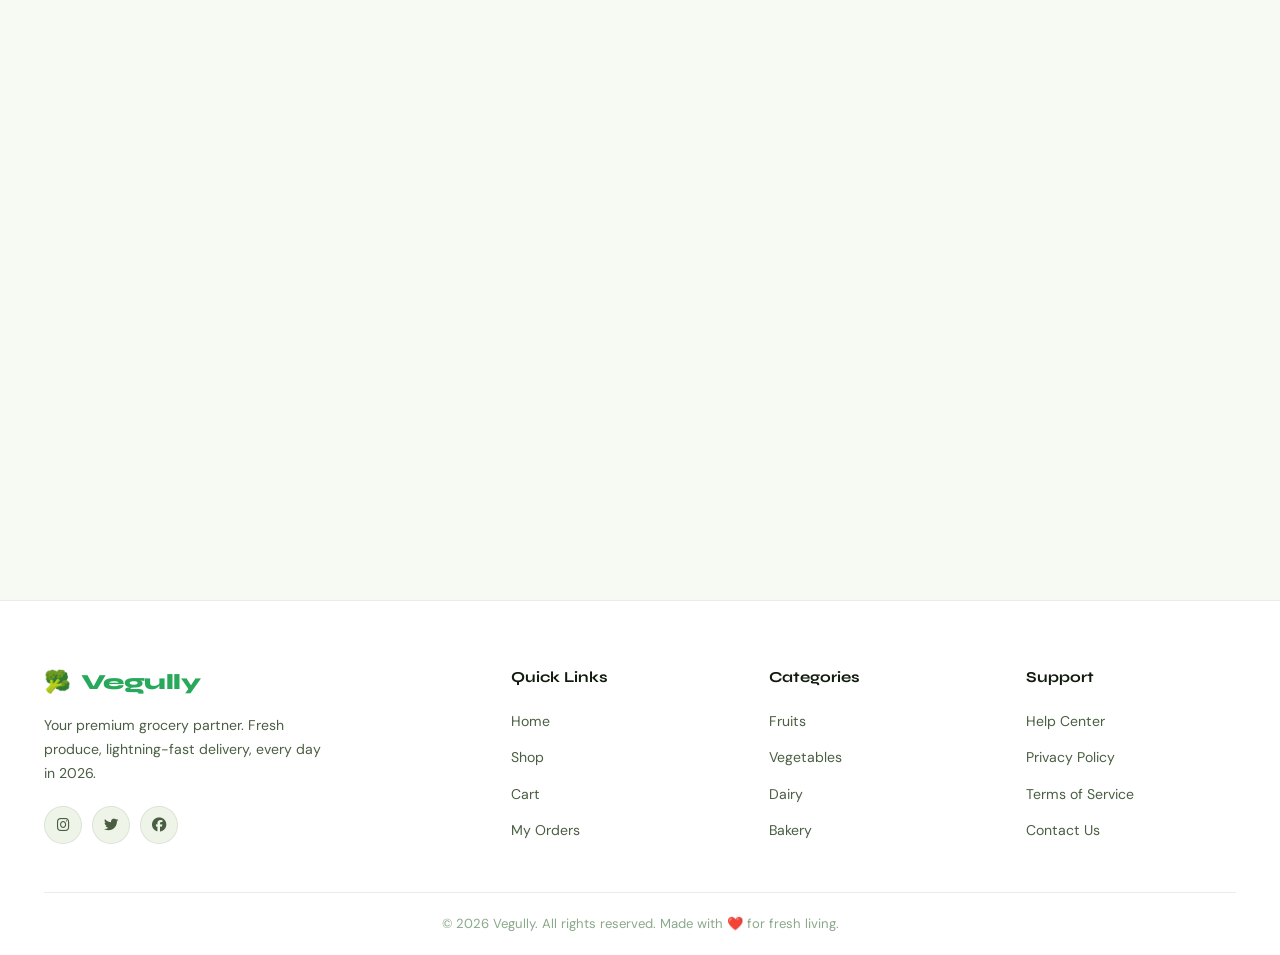
<file: shop.html>
<!DOCTYPE html>
<html lang="en" data-theme="light">
<head>
  <meta charset="UTF-8"/>
  <meta name="viewport" content="width=device-width, initial-scale=1.0"/>
  <title>Shop — Vegully</title>
  <link rel="stylesheet" href="style.css"/>
  <link rel="stylesheet" href="https://cdnjs.cloudflare.com/ajax/libs/font-awesome/6.5.0/css/all.min.css"/>
</head>
<body>

<!-- ════════ NAVBAR ════════ -->
<nav class="navbar" id="navbar"></nav>
<script src="data.js"></script>
<script>renderNavbar('shop');</script>


<!-- ════════ PAGE HEADER ════════ -->
<div class="page-header">
  <div class="container">
    <h1>Our <span class="grad-text">Store</span></h1>
    <p>Fresh, premium groceries delivered to your door in minutes.</p>
  </div>
</div>

<!-- ════════ SHOP LAYOUT ════════ -->
<div class="container">
  <div class="shop-layout">

    <!-- SIDEBAR FILTERS -->
    <aside class="filters-sidebar">
      <h3 class="filter-title"><i class="fas fa-sliders-h" style="color:var(--accent);margin-right:8px"></i>Filters</h3>

      <div class="filter-group">
        <label>Category</label>
        <div class="cat-filter-list" id="catFilterList">
          <button class="cat-filter-btn active" data-cat="all"><i class="fas fa-th-large"></i> All Products</button>
          <button class="cat-filter-btn" data-cat="fruits"><i class="fas fa-apple-alt"></i> Fruits</button>
          <button class="cat-filter-btn" data-cat="vegetables"><i class="fas fa-leaf"></i> Vegetables</button>
          <button class="cat-filter-btn" data-cat="dairy"><i class="fas fa-cheese"></i> Dairy</button>
          <button class="cat-filter-btn" data-cat="bakery"><i class="fas fa-bread-slice"></i> Bakery</button>
          <button class="cat-filter-btn" data-cat="beverages"><i class="fas fa-glass-water"></i> Beverages</button>
          <button class="cat-filter-btn" data-cat="snacks"><i class="fas fa-cookie-bite"></i> Snacks</button>
        </div>
      </div>

      <div class="filter-group">
        <label>Max Price: <strong id="priceLabel">₹250</strong></label>
        <input type="range" id="priceRange" min="29" max="249" value="249" step="1"/>
        <div class="price-labels"><span>₹29</span><span>₹249</span></div>
      </div>

      <div class="filter-group">
        <label>Sort By</label>
        <select class="sort-select" id="sortSelect">
          <option value="default">Default</option>
          <option value="price-asc">Price: Low to High</option>
          <option value="price-desc">Price: High to Low</option>
          <option value="rating">Top Rated</option>
          <option value="name">Name A–Z</option>
        </select>
      </div>

      <button class="btn btn-outline btn-sm" id="clearFilters" style="width:100%;justify-content:center;margin-top:8px">
        <i class="fas fa-redo"></i> Clear All Filters
      </button>
    </aside>

    <!-- PRODUCT AREA -->
    <div>
      <div class="shop-top">
        <div class="search-bar" style="flex:1;margin-bottom:0">
          <i class="fas fa-search"></i>
          <input type="text" id="searchInput" placeholder="Search fresh produce, dairy, bakery…"/>
        </div>
        <span class="results-count" id="resultsCount">Showing 38 products</span>
      </div>

      <div class="products-grid" id="shopGrid" style="margin-top:24px">
        <!-- skeleton -->
        <div class="skeleton-card"><div class="skeleton sk-img"></div><div class="sk-body"><div class="skeleton sk-line med"></div><div class="skeleton sk-line short"></div></div></div>
        <div class="skeleton-card"><div class="skeleton sk-img"></div><div class="sk-body"><div class="skeleton sk-line med"></div><div class="skeleton sk-line short"></div></div></div>
        <div class="skeleton-card"><div class="skeleton sk-img"></div><div class="sk-body"><div class="skeleton sk-line med"></div><div class="skeleton sk-line short"></div></div></div>
        <div class="skeleton-card"><div class="skeleton sk-img"></div><div class="sk-body"><div class="skeleton sk-line med"></div><div class="skeleton sk-line short"></div></div></div>
        <div class="skeleton-card"><div class="skeleton sk-img"></div><div class="sk-body"><div class="skeleton sk-line med"></div><div class="skeleton sk-line short"></div></div></div>
        <div class="skeleton-card"><div class="skeleton sk-img"></div><div class="sk-body"><div class="skeleton sk-line med"></div><div class="skeleton sk-line short"></div></div></div>
      </div>
    </div>

  </div>
</div>

<!-- ════════ FOOTER ════════ -->
<footer class="footer">
  <div class="container">
    <div class="footer-grid">
      <div class="footer-brand">
        <div class="logo"><span class="logo-icon">🥦</span>Vegully</div>
        <p>Your premium grocery partner. Fresh produce, lightning-fast delivery, every day in 2026.</p>
        <div class="socials">
          <a href="#"><i class="fab fa-instagram"></i></a>
          <a href="#"><i class="fab fa-twitter"></i></a>
          <a href="#"><i class="fab fa-facebook"></i></a>
        </div>
      </div>
      <div class="footer-links">
        <h4>Quick Links</h4>
        <ul><li><a href="index.html">Home</a></li><li><a href="shop.html">Shop</a></li><li><a href="cart.html">Cart</a></li><li><a href="orders.html">My Orders</a></li></ul>
      </div>
      <div class="footer-links">
        <h4>Categories</h4>
        <ul><li><a href="shop.html?cat=fruits">Fruits</a></li><li><a href="shop.html?cat=vegetables">Vegetables</a></li><li><a href="shop.html?cat=dairy">Dairy</a></li><li><a href="shop.html?cat=bakery">Bakery</a></li></ul>
      </div>
      <div class="footer-links">
        <h4>Support</h4>
        <ul><li><a href="#">Help Center</a></li><li><a href="#">Privacy Policy</a></li><li><a href="#">Terms of Service</a></li><li><a href="#">Contact Us</a></li></ul>
      </div>
    </div>
    <div class="footer-bottom"><p>© 2026 Vegully. All rights reserved. Made with ❤️ for fresh living.</p></div>
  </div>
</footer>

<div class="toast-container" id="toastContainer"></div>

<script>
(function(){
  var currentCat = 'all';
  var currentMax = 249;
  var currentSort = 'default';
  var currentSearch = '';

  // Read URL param for category
  var params = new URLSearchParams(window.location.search);
  if(params.get('cat')) currentCat = params.get('cat');

  function applyFilters(){
    var list = PRODUCTS.filter(function(p){
      var catOk  = currentCat==='all' || p.category===currentCat;
      var priceOk= p.price <= currentMax;
      var searchOk = !currentSearch || p.name.toLowerCase().includes(currentSearch) || p.category.toLowerCase().includes(currentSearch);
      return catOk && priceOk && searchOk;
    });
    if(currentSort==='price-asc')  list.sort(function(a,b){return a.price-b.price;});
    if(currentSort==='price-desc') list.sort(function(a,b){return b.price-a.price;});
    if(currentSort==='rating')     list.sort(function(a,b){return b.rating-a.rating;});
    if(currentSort==='name')       list.sort(function(a,b){return a.name.localeCompare(b.name);});
    renderGrid(list);
  }

  function renderGrid(list){
    var grid = document.getElementById('shopGrid');
    var countEl = document.getElementById('resultsCount');
    countEl.textContent = 'Showing '+list.length+' product'+(list.length!==1?'s':'');
    if(list.length===0){
      grid.innerHTML='<div class="no-results" style="grid-column:1/-1"><i class="fas fa-search"></i><h3>No products found</h3><p>Try adjusting your filters or search term.</p></div>';
      return;
    }
    grid.innerHTML = list.map(function(p,i){ return productCardHTML(p,i*50); }).join('');
    initScrollAnimations();
  }

  // Category buttons
  document.getElementById('catFilterList').querySelectorAll('.cat-filter-btn').forEach(function(btn){
    if(btn.dataset.cat===currentCat) btn.classList.add('active');
    else btn.classList.remove('active');
    btn.addEventListener('click',function(){
      document.querySelectorAll('.cat-filter-btn').forEach(function(b){b.classList.remove('active');});
      btn.classList.add('active');
      currentCat = btn.dataset.cat;
      applyFilters();
    });
  });

  // Price range
  var priceRange = document.getElementById('priceRange');
  var priceLabel = document.getElementById('priceLabel');
  priceRange.value = currentMax;
  priceRange.addEventListener('input',function(){
    currentMax = parseInt(priceRange.value);
    priceLabel.textContent = '₹'+currentMax;
    applyFilters();
  });

  // Sort
  document.getElementById('sortSelect').addEventListener('change',function(){
    currentSort = this.value; applyFilters();
  });

  // Search (debounced)
  var searchTimer;
  document.getElementById('searchInput').addEventListener('input',function(){
    clearTimeout(searchTimer);
    var val = this.value.trim().toLowerCase();
    searchTimer = setTimeout(function(){ currentSearch=val; applyFilters(); },220);
  });

  // Clear filters
  document.getElementById('clearFilters').addEventListener('click',function(){
    currentCat='all'; currentMax=249; currentSort='default'; currentSearch='';
    priceRange.value=249; priceLabel.textContent='₹249';
    document.getElementById('sortSelect').value='default';
    document.getElementById('searchInput').value='';
    document.querySelectorAll('.cat-filter-btn').forEach(function(b){b.classList.remove('active');});
    document.querySelector('[data-cat="all"]').classList.add('active');
    applyFilters();
  });

  // Initial render
  setTimeout(function(){ applyFilters(); },500);
})();
</script>
</body>
</html>
</file>
<file: style.css>
/* ============================================================
   VEGULLY — style.css  |  Premium Design System 2026
   ============================================================ */

/* ── GOOGLE FONTS ── */
@import url('https://fonts.googleapis.com/css2?family=Syne:wght@400;600;700;800&family=DM+Sans:ital,opsz,wght@0,9..40,300;0,9..40,400;0,9..40,500;0,9..40,600;1,9..40,400&display=swap');

/* ── CUSTOM SCROLLBAR ── */
::-webkit-scrollbar { width:6px; }
::-webkit-scrollbar-track { background:transparent; }
::-webkit-scrollbar-thumb { background:var(--accent); border-radius:99px; }
::-webkit-scrollbar-thumb:hover { background:var(--accent2); }

/* ── CSS VARIABLES ── */
:root {
  --bg        : #f6faf3;
  --bg2       : #eef5e8;
  --surface   : #ffffff;
  --surface2  : rgba(255,255,255,0.75);
  --border    : rgba(0,0,0,0.08);
  --text      : #111a0e;
  --text2     : #4a5e42;
  --text3     : #8aa88a;
  --accent    : #27a85a;
  --accent2   : #1a7a40;
  --accent-rgb: 39,168,90;
  --neon      : #4dde82;
  --neon-glow : rgba(77,222,130,0.30);
  --orange    : #f97316;
  --red       : #ef4444;
  --blue      : #3b82f6;
  --grad      : linear-gradient(135deg,#27a85a 0%,#1a7a40 60%,#0f4d28 100%);
  --grad2     : linear-gradient(135deg,#4dde82 0%,#27a85a 100%);
  --grad-hero : linear-gradient(160deg,rgba(15,77,40,0.85) 0%,rgba(27,105,57,0.60) 60%,rgba(77,222,130,0.15) 100%);
  --shadow-sm : 0 2px 8px rgba(0,0,0,0.06);
  --shadow    : 0 8px 32px rgba(0,0,0,0.10);
  --shadow-lg : 0 20px 60px rgba(0,0,0,0.14);
  --shadow-acc: 0 8px 28px rgba(39,168,90,0.35);
  --glass     : rgba(255,255,255,0.70);
  --glass-b   : rgba(255,255,255,0.50);
  --radius    : 16px;
  --radius-sm : 10px;
  --radius-lg : 24px;
  --radius-xl : 32px;
  --ease      : cubic-bezier(0.4,0,0.2,1);
  --t         : all 0.3s var(--ease);
  --font-h    : 'Syne','Segoe UI',sans-serif;
  --font-b    : 'DM Sans','Segoe UI',sans-serif;
}
[data-theme="dark"] {
  --bg        : #0c130e;
  --bg2       : #111910;
  --surface   : #172014;
  --surface2  : rgba(23,32,20,0.85);
  --border    : rgba(255,255,255,0.07);
  --text      : #e0f0d8;
  --text2     : #8db882;
  --text3     : #4a6845;
  --glass     : rgba(15,22,13,0.80);
  --glass-b   : rgba(77,222,130,0.10);
  --shadow    : 0 8px 32px rgba(0,0,0,0.45);
  --shadow-lg : 0 20px 60px rgba(0,0,0,0.55);
}

/* ── RESET & BASE ── */
*,*::before,*::after { box-sizing:border-box; margin:0; padding:0; }
html { scroll-behavior:smooth; font-size:16px; }
body {
  font-family:var(--font-b);
  background:var(--bg);
  color:var(--text);
  line-height:1.65;
  overflow-x:hidden;
  transition:background 0.4s,color 0.4s;
}
a { text-decoration:none; color:inherit; }
ul { list-style:none; }
img { display:block; max-width:100%; }
button { border:none; background:none; cursor:pointer; font-family:inherit; }
input,select,textarea { font-family:inherit; outline:none; }

/* ── CONTAINER ── */
.container { max-width:1240px; margin:0 auto; padding:0 24px; }

/* ── BUTTONS ── */
.btn {
  display:inline-flex; align-items:center; gap:8px;
  padding:13px 28px; border-radius:99px;
  font-family:var(--font-h); font-size:0.95rem; font-weight:600;
  cursor:pointer; transition:var(--t); border:2px solid transparent;
  position:relative; overflow:hidden;
}
.btn::after {
  content:''; position:absolute; inset:0;
  background:rgba(255,255,255,0.18); opacity:0;
  transition:opacity 0.3s;
}
.btn:hover::after { opacity:1; }
.btn-primary {
  background:var(--grad); color:#fff;
  box-shadow:var(--shadow-acc);
}
.btn-primary:hover { transform:translateY(-3px); box-shadow:0 12px 35px rgba(var(--accent-rgb),0.5); }
.btn-primary:active { transform:translateY(-1px); }
.btn-ghost {
  background:transparent; color:var(--text);
  border-color:var(--border);
  backdrop-filter:blur(8px);
}
.btn-ghost:hover { background:var(--surface); border-color:var(--accent); color:var(--accent); transform:translateY(-2px); }
.btn-outline {
  background:transparent; color:var(--accent);
  border-color:var(--accent);
}
.btn-outline:hover { background:var(--accent); color:#fff; transform:translateY(-2px); }
.btn-danger { background:#fee2e2; color:var(--red); border-color:#fecaca; }
.btn-danger:hover { background:var(--red); color:#fff; }
.btn-sm { padding:9px 18px; font-size:0.85rem; }

/* ── NAVBAR ── */
.navbar {
  position:fixed; top:0; left:0; right:0; z-index:1000;
  height:70px; padding:0 24px;
  background:var(--glass);
  backdrop-filter:blur(20px);
  -webkit-backdrop-filter:blur(20px);
  border-bottom:1px solid var(--glass-b);
  transition:var(--t), box-shadow 0.3s;
}
.navbar.scrolled { box-shadow:var(--shadow); }
.nav-inner {
  max-width:1240px; margin:0 auto; height:100%;
  display:flex; align-items:center; gap:24px;
}
.logo {
  display:flex; align-items:center; gap:8px;
  font-family:var(--font-h); font-size:1.55rem; font-weight:800;
  color:var(--accent); letter-spacing:-0.5px; flex-shrink:0;
}
.logo-icon { font-size:1.35rem; }
.nav-links {
  display:flex; gap:4px; margin-left:auto;
  transition:var(--t);
}
.nav-links a {
  display:block; padding:8px 16px; border-radius:99px;
  font-size:0.92rem; font-weight:500; color:var(--text2);
  transition:var(--t);
}
.nav-links a:hover,.nav-links a.active {
  color:var(--accent); background:rgba(var(--accent-rgb),0.10);
}
.nav-actions { display:flex; align-items:center; gap:10px; }
.theme-toggle {
  width:38px; height:38px; border-radius:50%;
  background:var(--surface); border:1px solid var(--border);
  display:flex; align-items:center; justify-content:center;
  color:var(--text2); font-size:0.9rem;
  transition:var(--t); box-shadow:var(--shadow-sm);
}
.theme-toggle:hover { background:var(--accent); color:#fff; transform:rotate(18deg); }
.cart-btn {
  position:relative; width:44px; height:44px; border-radius:14px;
  background:var(--grad); display:flex; align-items:center; justify-content:center;
  color:#fff; font-size:1rem;
  box-shadow:0 4px 15px rgba(var(--accent-rgb),0.40);
  transition:var(--t);
}
.cart-btn:hover { transform:translateY(-3px); box-shadow:0 8px 24px rgba(var(--accent-rgb),0.55); }
.cart-count {
  position:absolute; top:-7px; right:-7px;
  min-width:20px; height:20px; border-radius:99px;
  background:var(--orange); color:#fff;
  font-size:0.68rem; font-weight:700;
  display:flex; align-items:center; justify-content:center;
  padding:0 5px; border:2px solid var(--bg);
}
.cart-count.bounce { animation:bounce 0.4s var(--ease); }
@keyframes bounce { 0%,100%{transform:scale(1)} 40%{transform:scale(1.5)} 70%{transform:scale(0.9)} }
.hamburger {
  display:none; flex-direction:column; gap:5px;
  width:34px; padding:4px; background:none;
}
.hamburger span {
  display:block; height:2.5px; background:var(--text);
  border-radius:2px; transition:var(--t);
}
.hamburger.active span:nth-child(1){ transform:translateY(7px) rotate(45deg); }
.hamburger.active span:nth-child(2){ opacity:0; }
.hamburger.active span:nth-child(3){ transform:translateY(-7px) rotate(-45deg); }

/* ── HERO ── */
.hero {
  position:relative; min-height:100vh;
  display:flex; align-items:center;
  overflow:hidden; padding-top:70px;
}
.hero-bg {
  position:absolute; inset:0; z-index:0;
}
.hero-bg img {
  width:100%; height:100%; object-fit:cover;
  transform:scale(1.05); animation:heroZoom 18s ease-in-out infinite alternate;
}
@keyframes heroZoom { from{transform:scale(1.05)} to{transform:scale(1.12)} }
.hero-overlay {
  position:absolute; inset:0;
  background:var(--grad-hero);
}
.hero-content {
  position:relative; z-index:2;
  max-width:700px; margin-left:auto; margin-right:auto;
  padding:80px 32px 80px;
  text-align:center;
}
.hero-badge {
  display:inline-flex; align-items:center; gap:8px;
  background:rgba(77,222,130,0.18); border:1px solid rgba(77,222,130,0.40);
  color:var(--neon); padding:7px 18px; border-radius:99px;
  font-size:0.82rem; font-weight:600; letter-spacing:0.5px;
  backdrop-filter:blur(8px); margin-bottom:24px;
  animation:fadeSlideDown 0.8s var(--ease) both;
}
.hero-title {
  font-family:var(--font-h); font-size:clamp(2.8rem,7vw,5.5rem);
  font-weight:800; line-height:1.08; color:#fff;
  letter-spacing:-1.5px; margin-bottom:20px;
  animation:fadeSlideUp 0.8s 0.1s var(--ease) both;
}
.grad-text {
  background:var(--grad2); -webkit-background-clip:text; background-clip:text;
  -webkit-text-fill-color:transparent;
}
.hero-sub {
  color:rgba(255,255,255,0.82); font-size:1.12rem; font-weight:400;
  max-width:520px; margin:0 auto 36px;
  animation:fadeSlideUp 0.8s 0.2s var(--ease) both;
}
.hero-cta {
  display:flex; gap:14px; justify-content:center; flex-wrap:wrap;
  animation:fadeSlideUp 0.8s 0.3s var(--ease) both;
}
.hero-stats {
  display:flex; align-items:center; justify-content:center; gap:0;
  margin-top:52px; background:rgba(255,255,255,0.10);
  backdrop-filter:blur(12px); border:1px solid rgba(255,255,255,0.18);
  border-radius:99px; padding:18px 32px; gap:28px;
  animation:fadeSlideUp 0.8s 0.4s var(--ease) both;
}
.hero-stats .stat { text-align:center; color:#fff; }
.hero-stats .stat strong { display:block; font-family:var(--font-h); font-size:1.5rem; font-weight:800; }
.hero-stats .stat span { font-size:0.78rem; opacity:0.75; }
.stat-divider { width:1px; height:36px; background:rgba(255,255,255,0.25); }

/* floating cards */
.hero-floats { position:absolute; inset:0; z-index:1; pointer-events:none; }
.float-card {
  position:absolute; background:var(--glass);
  backdrop-filter:blur(16px); border:1px solid var(--glass-b);
  border-radius:var(--radius); padding:12px 18px;
  font-weight:600; font-size:0.85rem;
  box-shadow:var(--shadow); display:flex; align-items:center; gap:8px;
  animation:float 6s ease-in-out infinite;
  color:var(--text);
}
.float-card span { color:var(--accent); font-weight:700; }
.fc1 { top:22%; left:3%; animation-delay:0s; }
.fc2 { top:55%; right:4%; animation-delay:2s; }
.fc3 { bottom:20%; left:5%; animation-delay:4s; }
@keyframes float { 0%,100%{transform:translateY(0)} 50%{transform:translateY(-12px)} }
@keyframes fadeSlideUp { from{opacity:0;transform:translateY(28px)} to{opacity:1;transform:translateY(0)} }
@keyframes fadeSlideDown{ from{opacity:0;transform:translateY(-20px)} to{opacity:1;transform:translateY(0)} }

/* ── MARQUEE ── */
.marquee-wrap {
  background:var(--grad); overflow:hidden;
  padding:14px 0; border-top:1px solid rgba(255,255,255,0.10);
}
.marquee-track {
  display:flex; width:max-content;
  animation:marquee 28s linear infinite;
}
.marquee-track span {
  color:#fff; font-size:0.88rem; font-weight:600; letter-spacing:0.5px;
  padding:0 28px; opacity:0.88;
}
@keyframes marquee { from{transform:translateX(0)} to{transform:translateX(-50%)} }

/* ── SECTIONS ── */
.section { padding:90px 0; }
.section-alt { background:var(--bg2); }
.section-header {
  text-align:center; margin-bottom:56px;
  position:relative;
}
.section-tag {
  display:inline-block; font-size:0.78rem; font-weight:700;
  letter-spacing:2px; text-transform:uppercase;
  color:var(--accent); margin-bottom:10px;
}
.section-title {
  font-family:var(--font-h); font-size:clamp(1.8rem,4vw,2.8rem);
  font-weight:800; letter-spacing:-0.5px; line-height:1.15;
  color:var(--text);
}
.see-all {
  position:absolute; right:0; top:50%;
  transform:translateY(-50%);
  font-size:0.88rem; font-weight:600; color:var(--accent);
  display:flex; align-items:center; gap:6px;
  transition:var(--t);
}
.see-all:hover { gap:10px; }

/* ── CATEGORIES ── */
.categories-grid {
  display:grid;
  grid-template-columns:repeat(6,1fr);
  gap:20px;
}
.cat-card {
  background:var(--surface); border-radius:var(--radius-lg);
  overflow:hidden; border:1px solid var(--border);
  box-shadow:var(--shadow-sm); transition:var(--t);
  text-decoration:none; color:var(--text);
  position:relative; cursor:pointer;
}
.cat-card:hover { transform:translateY(-6px) scale(1.02); box-shadow:var(--shadow); border-color:var(--accent); }
.cat-img-wrap { height:120px; overflow:hidden; }
.cat-img-wrap img { width:100%; height:100%; object-fit:cover; transition:transform 0.5s var(--ease); }
.cat-card:hover .cat-img-wrap img { transform:scale(1.10); }
.cat-info {
  padding:12px 14px; font-size:0.85rem; font-weight:600;
  display:flex; align-items:center; gap:7px; color:var(--text);
}
.cat-info i { color:var(--accent); }

/* ── PRODUCTS GRID ── */
.products-grid {
  display:grid;
  grid-template-columns:repeat(auto-fill,minmax(230px,1fr));
  gap:24px;
}
.product-card {
  background:var(--surface); border-radius:var(--radius-lg);
  border:1px solid var(--border); overflow:hidden;
  box-shadow:var(--shadow-sm); transition:var(--t);
  position:relative;
  opacity:0; transform:translateY(24px);
}
.product-card.revealed { opacity:1; transform:translateY(0); transition:opacity 0.55s var(--ease), transform 0.55s var(--ease), box-shadow 0.3s, border-color 0.3s; }
.product-card:hover { transform:translateY(-8px); box-shadow:var(--shadow-lg); border-color:rgba(var(--accent-rgb),0.25); }
.p-badge {
  position:absolute; top:14px; left:14px; z-index:2;
  background:var(--grad); color:#fff;
  font-size:0.7rem; font-weight:700; letter-spacing:0.5px;
  padding:4px 10px; border-radius:99px;
}
.p-img-wrap { height:190px; overflow:hidden; background:var(--bg2); }
.p-img-wrap img { width:100%; height:100%; object-fit:cover; transition:transform 0.55s var(--ease); }
.product-card:hover .p-img-wrap img { transform:scale(1.08); }
.p-info { padding:16px; }
.p-cat { font-size:0.7rem; text-transform:uppercase; letter-spacing:1px; color:var(--accent); font-weight:700; }
.p-name { font-family:var(--font-h); font-size:0.98rem; font-weight:700; margin:6px 0 8px; line-height:1.3; color:var(--text); }
.p-meta { display:flex; align-items:center; justify-content:space-between; margin-bottom:14px; }
.p-unit { font-size:0.78rem; color:var(--text3); }
.p-rating { font-size:0.78rem; color:#f59e0b; }
.p-footer { display:flex; align-items:center; justify-content:space-between; }
.p-price { font-family:var(--font-h); font-size:1.15rem; font-weight:800; color:var(--accent); }
.btn-add {
  display:flex; align-items:center; gap:6px;
  background:var(--grad); color:#fff;
  padding:9px 16px; border-radius:99px;
  font-size:0.82rem; font-weight:700;
  transition:var(--t); box-shadow:0 4px 14px rgba(var(--accent-rgb),0.35);
  cursor:pointer; border:none;
}
.btn-add:hover { transform:scale(1.07); box-shadow:0 6px 20px rgba(var(--accent-rgb),0.5); }
.btn-add:active { transform:scale(0.97); }

/* ── WHY SECTION ── */
.why-grid {
  display:grid; grid-template-columns:repeat(auto-fill,minmax(240px,1fr));
  gap:28px;
}
.why-card {
  background:var(--surface); border-radius:var(--radius-lg);
  padding:36px 28px; border:1px solid var(--border);
  box-shadow:var(--shadow-sm); transition:var(--t);
  text-align:center;
}
.why-card:hover { transform:translateY(-6px); box-shadow:var(--shadow); border-color:rgba(var(--accent-rgb),0.30); }
.why-icon { font-size:2.2rem; margin-bottom:16px; display:block; }
.why-card h3 { font-family:var(--font-h); font-size:1.1rem; font-weight:700; margin-bottom:10px; }
.why-card p { font-size:0.9rem; color:var(--text2); line-height:1.6; }

/* ── PROMO BANNER ── */
.promo-banner { padding:60px 0; }
.promo-inner {
  background:var(--grad); border-radius:var(--radius-xl);
  overflow:hidden; display:flex; align-items:center;
  min-height:280px; position:relative;
  box-shadow:0 16px 48px rgba(var(--accent-rgb),0.35);
}
.promo-text { padding:48px 52px; flex:1; z-index:1; }
.promo-text h2 {
  font-family:var(--font-h); font-size:clamp(1.5rem,3vw,2.2rem);
  font-weight:800; color:#fff; margin-bottom:12px; line-height:1.2;
}
.promo-text p { color:rgba(255,255,255,0.80); margin-bottom:28px; font-size:1rem; }
.promo-text strong { color:var(--neon); }
.promo-img {
  width:340px; flex-shrink:0; height:280px; overflow:hidden; position:relative;
}
.promo-img img { width:100%; height:100%; object-fit:cover; opacity:0.75; }
.promo-img::before {
  content:''; position:absolute; inset:0; z-index:1;
  background:linear-gradient(90deg,var(--accent2) 0%,transparent 100%);
}

/* ── FOOTER ── */
.footer { background:var(--surface); border-top:1px solid var(--border); padding:64px 0 0; }
.footer-grid { display:grid; grid-template-columns:2fr 1fr 1fr 1fr; gap:48px; padding-bottom:48px; }
.footer-brand .logo { font-size:1.35rem; margin-bottom:14px; }
.footer-brand p { font-size:0.88rem; color:var(--text2); line-height:1.7; max-width:280px; margin-bottom:20px; }
.socials { display:flex; gap:10px; }
.socials a {
  width:38px; height:38px; border-radius:50%;
  background:var(--bg2); border:1px solid var(--border);
  display:flex; align-items:center; justify-content:center;
  color:var(--text2); font-size:0.9rem; transition:var(--t);
}
.socials a:hover { background:var(--accent); color:#fff; transform:translateY(-3px); }
.footer-links h4 { font-family:var(--font-h); font-size:0.95rem; font-weight:700; margin-bottom:18px; color:var(--text); }
.footer-links ul { display:flex; flex-direction:column; gap:10px; }
.footer-links ul a { font-size:0.88rem; color:var(--text2); transition:var(--t); }
.footer-links ul a:hover { color:var(--accent); padding-left:4px; }
.footer-bottom {
  border-top:1px solid var(--border); padding:20px 0;
  text-align:center; font-size:0.82rem; color:var(--text3);
}

/* ── TOAST ── */
.toast-container {
  position:fixed; bottom:24px; right:24px; z-index:9999;
  display:flex; flex-direction:column; gap:10px; pointer-events:none;
}
.toast {
  background:var(--surface); border:1px solid var(--border);
  border-radius:var(--radius); padding:14px 20px;
  box-shadow:var(--shadow-lg); font-size:0.9rem; font-weight:500;
  transform:translateX(120%); opacity:0; transition:all 0.4s var(--ease);
  display:flex; align-items:center; gap:10px; pointer-events:all;
  min-width:260px; max-width:360px;
}
.toast.show { transform:translateX(0); opacity:1; }
.toast-success { border-left:4px solid var(--accent); }
.toast-error   { border-left:4px solid var(--red); }
.toast-info    { border-left:4px solid var(--blue); }

/* ── SCROLL REVEAL ── */
.scroll-reveal { opacity:0; transform:translateY(26px); }
.scroll-reveal.revealed { opacity:1; transform:translateY(0); transition:opacity 0.6s var(--ease), transform 0.6s var(--ease); }

/* ── PAGE HEADER ── */
.page-header {
  padding:130px 0 60px; text-align:center;
  background:linear-gradient(180deg,var(--bg2) 0%,var(--bg) 100%);
}
.page-header h1 { font-family:var(--font-h); font-size:clamp(2rem,5vw,3.2rem); font-weight:800; letter-spacing:-1px; }
.page-header p { color:var(--text2); margin-top:10px; font-size:1rem; }

/* ── FILTERS (SHOP) ── */
.shop-layout { display:grid; grid-template-columns:260px 1fr; gap:36px; padding:60px 0; }
.filters-sidebar {
  background:var(--surface); border-radius:var(--radius-lg);
  border:1px solid var(--border); padding:28px;
  height:fit-content; position:sticky; top:88px;
  box-shadow:var(--shadow-sm);
}
.filter-title { font-family:var(--font-h); font-size:1rem; font-weight:700; margin-bottom:18px; padding-bottom:12px; border-bottom:1px solid var(--border); }
.filter-group { margin-bottom:24px; }
.filter-group label { display:block; font-size:0.82rem; font-weight:600; color:var(--text2); margin-bottom:10px; text-transform:uppercase; letter-spacing:1px; }
.filter-group input[type="range"] { width:100%; accent-color:var(--accent); cursor:pointer; }
.price-labels { display:flex; justify-content:space-between; font-size:0.8rem; color:var(--text3); margin-top:6px; }
.cat-filter-list { display:flex; flex-direction:column; gap:6px; }
.cat-filter-btn {
  display:flex; align-items:center; gap:10px;
  padding:9px 14px; border-radius:var(--radius-sm);
  font-size:0.88rem; font-weight:500; color:var(--text2);
  background:none; border:1px solid transparent; cursor:pointer;
  transition:var(--t); text-align:left; width:100%;
}
.cat-filter-btn:hover,.cat-filter-btn.active {
  background:rgba(var(--accent-rgb),0.10); color:var(--accent);
  border-color:rgba(var(--accent-rgb),0.25);
}
.cat-filter-btn i { width:16px; color:var(--accent); }
.sort-select {
  width:100%; padding:10px 14px; border-radius:var(--radius-sm);
  border:1px solid var(--border); background:var(--bg);
  color:var(--text); font-size:0.88rem; cursor:pointer;
  transition:var(--t);
}
.sort-select:focus { border-color:var(--accent); }
.search-bar {
  position:relative; margin-bottom:32px;
}
.search-bar input {
  width:100%; padding:14px 20px 14px 50px;
  border-radius:99px; border:1.5px solid var(--border);
  background:var(--surface); font-size:0.95rem; color:var(--text);
  transition:var(--t); box-shadow:var(--shadow-sm);
}
.search-bar input:focus { border-color:var(--accent); box-shadow:0 0 0 4px rgba(var(--accent-rgb),0.12); }
.search-bar i {
  position:absolute; left:18px; top:50%; transform:translateY(-50%);
  color:var(--text3); font-size:1rem; pointer-events:none;
}
.shop-top { display:flex; align-items:center; justify-content:space-between; margin-bottom:24px; flex-wrap:wrap; gap:12px; }
.results-count { font-size:0.88rem; color:var(--text2); }
.no-results {
  text-align:center; padding:80px 20px; color:var(--text3);
}
.no-results i { font-size:3rem; display:block; margin-bottom:14px; }

/* ── CART PAGE ── */
.cart-layout { display:grid; grid-template-columns:1fr 360px; gap:36px; padding:60px 0; }
.cart-items-wrap {
  background:var(--surface); border-radius:var(--radius-lg);
  border:1px solid var(--border); overflow:hidden; box-shadow:var(--shadow-sm);
}
.cart-item {
  display:flex; align-items:center; gap:18px;
  padding:20px 24px; border-bottom:1px solid var(--border);
  transition:var(--t);
}
.cart-item:last-child { border-bottom:none; }
.cart-item:hover { background:var(--bg); }
.cart-item-img {
  width:80px; height:80px; border-radius:var(--radius-sm);
  overflow:hidden; flex-shrink:0; background:var(--bg2);
}
.cart-item-img img { width:100%; height:100%; object-fit:cover; }
.cart-item-info { flex:1; min-width:0; }
.cart-item-name { font-family:var(--font-h); font-weight:700; font-size:0.95rem; margin-bottom:4px; }
.cart-item-unit { font-size:0.78rem; color:var(--text3); }
.qty-control {
  display:flex; align-items:center; gap:0;
  background:var(--bg2); border-radius:99px; overflow:hidden;
  border:1px solid var(--border);
}
.qty-btn {
  width:36px; height:36px; display:flex; align-items:center; justify-content:center;
  background:none; border:none; cursor:pointer; font-size:1rem;
  color:var(--text2); transition:var(--t);
}
.qty-btn:hover { background:var(--accent); color:#fff; }
.qty-val { width:36px; text-align:center; font-weight:700; font-size:0.95rem; }
.cart-item-price { font-family:var(--font-h); font-size:1.05rem; font-weight:800; color:var(--accent); min-width:64px; text-align:right; }
.cart-remove {
  width:32px; height:32px; border-radius:50%;
  background:none; border:1px solid var(--border);
  display:flex; align-items:center; justify-content:center;
  color:var(--text3); font-size:0.85rem; cursor:pointer;
  transition:var(--t);
}
.cart-remove:hover { background:var(--red); color:#fff; border-color:var(--red); }
.cart-summary {
  background:var(--surface); border-radius:var(--radius-lg);
  border:1px solid var(--border); padding:28px;
  height:fit-content; position:sticky; top:88px;
  box-shadow:var(--shadow-sm);
}
.summary-title { font-family:var(--font-h); font-size:1.15rem; font-weight:800; margin-bottom:24px; }
.summary-row { display:flex; justify-content:space-between; align-items:center; margin-bottom:14px; font-size:0.9rem; }
.summary-row.total { margin-top:16px; padding-top:16px; border-top:2px solid var(--border); font-size:1.05rem; font-weight:700; }
.summary-row.total span:last-child { color:var(--accent); font-size:1.2rem; font-family:var(--font-h); font-weight:800; }
.coupon-row { display:flex; gap:8px; margin:20px 0; }
.coupon-row input {
  flex:1; padding:10px 14px; border-radius:var(--radius-sm);
  border:1.5px solid var(--border); background:var(--bg); color:var(--text);
  font-size:0.88rem; transition:var(--t);
}
.coupon-row input:focus { border-color:var(--accent); }
.empty-cart { text-align:center; padding:80px 20px; }
.empty-cart i { font-size:3.5rem; color:var(--text3); display:block; margin-bottom:16px; }
.empty-cart h2 { font-family:var(--font-h); margin-bottom:10px; }
.empty-cart p { color:var(--text2); margin-bottom:24px; }

/* ── CHECKOUT ── */
.checkout-layout { display:grid; grid-template-columns:1fr 380px; gap:36px; padding:60px 0; }
.checkout-form-wrap {
  background:var(--surface); border-radius:var(--radius-lg);
  border:1px solid var(--border); padding:36px;
  box-shadow:var(--shadow-sm);
}
.step-header { display:flex; align-items:center; gap:12px; margin-bottom:28px; }
.step-num {
  width:36px; height:36px; border-radius:50%;
  background:var(--grad); color:#fff;
  font-family:var(--font-h); font-weight:700; font-size:0.95rem;
  display:flex; align-items:center; justify-content:center;
  box-shadow:var(--shadow-acc); flex-shrink:0;
}
.step-header h2 { font-family:var(--font-h); font-size:1.2rem; font-weight:700; }
.form-grid { display:grid; grid-template-columns:1fr 1fr; gap:16px; }
.form-group { display:flex; flex-direction:column; gap:6px; }
.form-group.full { grid-column:1/-1; }
.form-group label { font-size:0.82rem; font-weight:600; color:var(--text2); }
.form-group input,
.form-group select,
.form-group textarea {
  padding:13px 16px; border-radius:var(--radius-sm);
  border:1.5px solid var(--border); background:var(--bg);
  color:var(--text); font-size:0.92rem; transition:var(--t);
}
.form-group input:focus,
.form-group select:focus,
.form-group textarea:focus {
  border-color:var(--accent); box-shadow:0 0 0 4px rgba(var(--accent-rgb),0.10);
  background:var(--surface);
}
.form-section { margin-bottom:32px; }
.section-divider { border-top:1px solid var(--border); margin:28px 0; }
.payment-options { display:grid; grid-template-columns:1fr 1fr; gap:12px; margin-top:14px; }
.pay-opt {
  display:flex; align-items:center; gap:10px;
  padding:14px 16px; border-radius:var(--radius-sm);
  border:1.5px solid var(--border); cursor:pointer; transition:var(--t);
  background:var(--bg); font-size:0.88rem; font-weight:500;
}
.pay-opt:hover { border-color:var(--accent); }
.pay-opt.selected { border-color:var(--accent); background:rgba(var(--accent-rgb),0.08); color:var(--accent); }
.pay-opt i { font-size:1.2rem; color:var(--accent); }
.pay-opt input[type="radio"] { display:none; }
.order-placed-overlay {
  position:fixed; inset:0; z-index:9999;
  background:rgba(0,0,0,0.65); backdrop-filter:blur(8px);
  display:flex; align-items:center; justify-content:center;
  opacity:0; visibility:hidden; transition:var(--t);
}
.order-placed-overlay.show { opacity:1; visibility:visible; }
.order-placed-box {
  background:var(--surface); border-radius:var(--radius-xl);
  padding:52px 48px; text-align:center; max-width:460px;
  animation:popIn 0.5s var(--ease) both;
  border:1px solid var(--border); box-shadow:var(--shadow-lg);
}
@keyframes popIn { from{transform:scale(0.7);opacity:0} to{transform:scale(1);opacity:1} }
.order-checkmark {
  width:80px; height:80px; border-radius:50%;
  background:var(--grad); margin:0 auto 20px;
  display:flex; align-items:center; justify-content:center;
  font-size:2rem; color:#fff;
  box-shadow:0 12px 32px rgba(var(--accent-rgb),0.45);
  animation:checkPop 0.6s 0.3s var(--ease) both;
}
@keyframes checkPop { from{transform:scale(0)} to{transform:scale(1)} }
.order-placed-box h2 { font-family:var(--font-h); font-size:1.7rem; font-weight:800; margin-bottom:12px; }
.order-placed-box p { color:var(--text2); margin-bottom:8px; }

/* ── ORDERS PAGE ── */
.orders-wrap { padding:60px 0; }
.order-card {
  background:var(--surface); border-radius:var(--radius-lg);
  border:1px solid var(--border); padding:24px 28px;
  margin-bottom:20px; box-shadow:var(--shadow-sm);
  transition:var(--t);
}
.order-card:hover { box-shadow:var(--shadow); border-color:rgba(var(--accent-rgb),0.25); }
.order-card-header { display:flex; align-items:center; justify-content:space-between; margin-bottom:18px; flex-wrap:wrap; gap:10px; }
.order-id { font-family:var(--font-h); font-size:1rem; font-weight:700; }
.order-date { font-size:0.82rem; color:var(--text3); }
.order-status {
  padding:5px 14px; border-radius:99px; font-size:0.78rem; font-weight:700;
}
.status-delivered { background:#d1fae5; color:#065f46; }
.status-processing { background:#fef3c7; color:#92400e; }
.order-items-preview { display:flex; flex-wrap:wrap; gap:10px; margin-bottom:18px; }
.oi-chip {
  display:flex; align-items:center; gap:8px;
  background:var(--bg2); border-radius:var(--radius-sm);
  padding:7px 12px; font-size:0.82rem;
}
.oi-chip img { width:28px; height:28px; object-fit:cover; border-radius:6px; }
.order-card-footer { display:flex; align-items:center; justify-content:space-between; padding-top:18px; border-top:1px solid var(--border); }
.order-total { font-family:var(--font-h); font-weight:800; font-size:1.05rem; color:var(--accent); }
.empty-orders { text-align:center; padding:100px 20px; }
.empty-orders i { font-size:4rem; color:var(--text3); display:block; margin-bottom:20px; }
.empty-orders h2 { font-family:var(--font-h); margin-bottom:12px; }
.empty-orders p { color:var(--text2); margin-bottom:28px; }

/* ── PROFILE PAGE ── */
.profile-layout { display:grid; grid-template-columns:300px 1fr; gap:36px; padding:60px 0; }
.profile-card {
  background:var(--surface); border-radius:var(--radius-xl);
  border:1px solid var(--border); padding:40px 28px;
  text-align:center; height:fit-content; position:sticky; top:88px;
  box-shadow:var(--shadow-sm);
}
.avatar-wrap { position:relative; display:inline-block; margin-bottom:20px; }
.avatar-img {
  width:100px; height:100px; border-radius:50%; object-fit:cover;
  border:4px solid var(--accent);
  box-shadow:0 0 0 8px rgba(var(--accent-rgb),0.12);
}
.avatar-badge {
  position:absolute; bottom:2px; right:2px;
  width:26px; height:26px; border-radius:50%;
  background:var(--grad); border:3px solid var(--surface);
  display:flex; align-items:center; justify-content:center;
  font-size:0.7rem; color:#fff;
}
.profile-name { font-family:var(--font-h); font-size:1.25rem; font-weight:800; margin-bottom:6px; }
.profile-email { font-size:0.85rem; color:var(--text3); margin-bottom:20px; }
.profile-tag {
  display:inline-block; background:rgba(var(--accent-rgb),0.12);
  color:var(--accent); font-size:0.78rem; font-weight:700;
  padding:5px 14px; border-radius:99px; letter-spacing:0.5px; margin-bottom:24px;
}
.profile-stats { display:grid; grid-template-columns:1fr 1fr; gap:12px; margin-top:20px; }
.p-stat {
  background:var(--bg2); border-radius:var(--radius-sm); padding:14px;
  text-align:center; border:1px solid var(--border);
}
.p-stat strong { display:block; font-family:var(--font-h); font-size:1.2rem; font-weight:800; color:var(--accent); }
.p-stat span { font-size:0.72rem; color:var(--text3); }
.profile-nav { margin-top:24px; display:flex; flex-direction:column; gap:6px; }
.profile-nav-btn {
  display:flex; align-items:center; gap:10px;
  padding:11px 16px; border-radius:var(--radius-sm);
  font-size:0.88rem; font-weight:500; color:var(--text2);
  background:none; border:1px solid transparent; cursor:pointer;
  transition:var(--t); text-align:left; width:100%;
}
.profile-nav-btn:hover,.profile-nav-btn.active {
  background:rgba(var(--accent-rgb),0.10); color:var(--accent);
  border-color:rgba(var(--accent-rgb),0.20);
}
.profile-nav-btn i { width:18px; }
.profile-main { display:flex; flex-direction:column; gap:24px; }
.profile-section-card {
  background:var(--surface); border-radius:var(--radius-lg);
  border:1px solid var(--border); padding:28px;
  box-shadow:var(--shadow-sm);
}
.profile-section-card h3 { font-family:var(--font-h); font-size:1.05rem; font-weight:700; margin-bottom:20px; padding-bottom:14px; border-bottom:1px solid var(--border); }
.info-row { display:flex; align-items:center; gap:12px; padding:12px 0; border-bottom:1px solid var(--border); }
.info-row:last-child { border-bottom:none; }
.info-icon { width:36px; height:36px; border-radius:50%; background:rgba(var(--accent-rgb),0.10); display:flex; align-items:center; justify-content:center; color:var(--accent); flex-shrink:0; }
.info-label { font-size:0.78rem; color:var(--text3); }
.info-val { font-size:0.92rem; font-weight:500; }

/* ── SKELETON LOADER ── */
.skeleton {
  background:linear-gradient(90deg,var(--bg2) 25%,var(--border) 50%,var(--bg2) 75%);
  background-size:200% 100%;
  animation:shimmer 1.4s infinite;
  border-radius:var(--radius-sm);
}
@keyframes shimmer { from{background-position:200% 0} to{background-position:-200% 0} }
.skeleton-card { background:var(--surface); border-radius:var(--radius-lg); border:1px solid var(--border); overflow:hidden; box-shadow:var(--shadow-sm); }
.sk-img { height:190px; }
.sk-body { padding:16px; display:flex; flex-direction:column; gap:10px; }
.sk-line { height:12px; }
.sk-line.short { width:60%; }
.sk-line.med   { width:80%; }

/* ── RESPONSIVE ── */
@media (max-width:1100px) {
  .categories-grid { grid-template-columns:repeat(3,1fr); }
  .footer-grid { grid-template-columns:1fr 1fr; }
}
@media (max-width:900px) {
  .shop-layout { grid-template-columns:1fr; }
  .filters-sidebar { position:static; }
  .cart-layout { grid-template-columns:1fr; }
  .cart-summary { position:static; }
  .checkout-layout { grid-template-columns:1fr; }
  .profile-layout { grid-template-columns:1fr; }
  .profile-card { position:static; }
  .hero-stats { flex-wrap:wrap; gap:14px; }
  .promo-img { display:none; }
  .promo-text { padding:36px 28px; }
}
@media (max-width:768px) {
  .nav-links {
    position:fixed; top:70px; left:0; right:0;
    background:var(--glass); backdrop-filter:blur(20px);
    flex-direction:column; padding:16px; gap:4px;
    border-bottom:1px solid var(--glass-b);
    transform:translateY(-110%); opacity:0; pointer-events:none;
    transition:var(--t);
  }
  .nav-links.open { transform:translateY(0); opacity:1; pointer-events:all; }
  .nav-links a { padding:12px 16px; border-radius:var(--radius-sm); }
  .hamburger { display:flex; }
  .categories-grid { grid-template-columns:repeat(2,1fr); }
  .products-grid { grid-template-columns:repeat(auto-fill,minmax(160px,1fr)); }
  .hero-title { font-size:clamp(2.2rem,8vw,3rem); }
  .hero-content { padding:60px 20px; }
  .fc1,.fc2,.fc3 { display:none; }
  .form-grid { grid-template-columns:1fr; }
  .payment-options { grid-template-columns:1fr; }
  .footer-grid { grid-template-columns:1fr; gap:28px; }
  .see-all { position:static; transform:none; display:inline-flex; margin-top:14px; }
  .section-header { text-align:left; }
}
@media (max-width:480px) {
  .container { padding:0 16px; }
  .products-grid { grid-template-columns:repeat(2,1fr); gap:12px; }
  .cart-item { flex-wrap:wrap; gap:12px; }
  .cart-layout { gap:20px; }
  .checkout-layout { gap:20px; }
  .hero-stats { display:none; }
  .btn { padding:12px 22px; font-size:0.88rem; }
  .hero-cta .btn:last-child { display:none; }
}

/* ══════════════════════════════════════════════
   EXTRA STYLES — Wishlist, Vendor, Auth pages
   ══════════════════════════════════════════════ */

/* Wishlist heart on product cards */
.wish-heart-btn {
  position:absolute; top:12px; right:12px; z-index:3;
  width:34px; height:34px; border-radius:50%;
  background:var(--glass); backdrop-filter:blur(10px);
  border:1px solid var(--glass-b);
  display:flex; align-items:center; justify-content:center;
  color:var(--text3); font-size:0.9rem;
  cursor:pointer; transition:var(--t);
  box-shadow:var(--shadow-sm);
}
.wish-heart-btn:hover { background:#fee2e2; color:var(--red); border-color:#fecaca; transform:scale(1.12); }
.wish-heart-btn.wishlisted { background:#fee2e2; color:var(--red); border-color:#fecaca; }
.wish-heart-btn.wishlisted i { animation:heartPop 0.35s var(--ease); }
@keyframes heartPop { 0%{transform:scale(1)} 50%{transform:scale(1.5)} 100%{transform:scale(1)} }

/* Auth page */
.auth-wrap {
  min-height:100vh; display:grid; grid-template-columns:1fr 1fr;
  padding-top:70px;
}
.auth-left {
  background:var(--grad); display:flex; flex-direction:column;
  align-items:center; justify-content:center; padding:60px 52px;
  color:#fff; text-align:center;
}
.auth-left h2 { font-family:var(--font-h); font-size:2.2rem; font-weight:800; margin-bottom:14px; line-height:1.15; }
.auth-left p { opacity:0.82; font-size:1rem; max-width:340px; line-height:1.7; }
.auth-illustration { font-size:6rem; margin-bottom:28px; animation:float 5s ease-in-out infinite; }
.auth-perks { margin-top:36px; display:flex; flex-direction:column; gap:12px; text-align:left; width:100%; max-width:320px; }
.auth-perk { display:flex; align-items:center; gap:12px; font-size:0.88rem; }
.auth-perk i { color:var(--neon); }
.auth-right {
  display:flex; align-items:center; justify-content:center;
  padding:40px 52px; background:var(--bg);
}
.auth-form-box { width:100%; max-width:440px; }
.auth-logo { display:flex; align-items:center; gap:8px; font-family:var(--font-h); font-size:1.5rem; font-weight:800; color:var(--accent); margin-bottom:32px; }
.auth-title { font-family:var(--font-h); font-size:1.8rem; font-weight:800; margin-bottom:6px; }
.auth-sub { color:var(--text2); font-size:0.9rem; margin-bottom:28px; }
.auth-divider { display:flex; align-items:center; gap:14px; margin:24px 0; }
.auth-divider span { font-size:0.8rem; color:var(--text3); white-space:nowrap; }
.auth-divider::before,.auth-divider::after { content:''; flex:1; height:1px; background:var(--border); }
.social-auth-btns { display:flex; gap:10px; }
.social-btn {
  flex:1; display:flex; align-items:center; justify-content:center; gap:8px;
  padding:11px; border-radius:var(--radius-sm);
  border:1.5px solid var(--border); background:var(--surface);
  font-size:0.88rem; font-weight:600; cursor:pointer; transition:var(--t); color:var(--text);
}
.social-btn:hover { border-color:var(--accent); background:var(--bg2); }
.auth-switch { text-align:center; margin-top:20px; font-size:0.88rem; color:var(--text2); }
.auth-switch a { color:var(--accent); font-weight:600; }
.password-field { position:relative; }
.password-field input { padding-right:46px; }
.pw-toggle { position:absolute; right:14px; top:50%; transform:translateY(-50%); background:none; border:none; cursor:pointer; color:var(--text3); transition:var(--t); }
.pw-toggle:hover { color:var(--accent); }

/* Help / Contact page */
.help-grid { display:grid; grid-template-columns:repeat(auto-fill,minmax(260px,1fr)); gap:24px; margin-bottom:64px; }
.help-card { background:var(--surface); border-radius:var(--radius-lg); border:1px solid var(--border); padding:32px 26px; text-align:center; transition:var(--t); box-shadow:var(--shadow-sm); cursor:pointer; }
.help-card:hover { transform:translateY(-5px); box-shadow:var(--shadow); border-color:rgba(var(--accent-rgb),0.3); }
.help-icon { font-size:2.2rem; margin-bottom:14px; display:block; }
.help-card h3 { font-family:var(--font-h); font-size:1rem; font-weight:700; margin-bottom:8px; }
.help-card p { font-size:0.85rem; color:var(--text2); line-height:1.6; }
.faq-item { background:var(--surface); border-radius:var(--radius); border:1px solid var(--border); margin-bottom:10px; overflow:hidden; }
.faq-q { display:flex; align-items:center; justify-content:space-between; padding:18px 22px; cursor:pointer; font-weight:600; font-size:0.95rem; transition:var(--t); }
.faq-q:hover { color:var(--accent); }
.faq-q i { transition:transform 0.3s; color:var(--accent); }
.faq-item.open .faq-q i { transform:rotate(45deg); }
.faq-a { max-height:0; overflow:hidden; transition:max-height 0.4s var(--ease), padding 0.3s; font-size:0.88rem; color:var(--text2); line-height:1.7; }
.faq-item.open .faq-a { max-height:200px; padding:0 22px 18px; }
.contact-form-wrap { background:var(--surface); border-radius:var(--radius-xl); border:1px solid var(--border); padding:40px; box-shadow:var(--shadow-sm); }

@media(max-width:768px){
  .auth-wrap { grid-template-columns:1fr; }
  .auth-left { display:none; }
  .auth-right { padding:24px 20px; }
}

/* ══════════════════════════════════════════════
   NAVBAR — CLICK-ONLY DROPDOWNS + NEW LOGO
   ══════════════════════════════════════════════ */

.navbar { height: auto; padding: 0; }
.nav-inner { padding: 0 28px; height: 68px; flex-wrap: nowrap; gap: 16px; }

/* Logo */
.logo { gap: 10px; }
.logo-svg { width: 44px; height: 44px; flex-shrink: 0; filter: drop-shadow(0 2px 6px rgba(39,168,90,0.35)); }
.logo-wordmark {
  font-family: var(--font-h); font-size: 1.55rem; font-weight: 800;
  color: var(--accent); letter-spacing: -0.5px;
}

/* Nav links */
.nav-links { gap: 2px; }
.nav-links a { padding: 7px 13px; font-size: 0.88rem; }

/* ── MORE BUTTON ── */
.nav-more-wrap { position: relative; }
.nav-more-btn {
  display: flex; align-items: center; gap: 6px;
  padding: 8px 14px; border-radius: 99px;
  font-size: 0.88rem; font-weight: 600;
  color: var(--text2); background: none;
  border: 1.5px solid transparent;
  cursor: pointer; transition: var(--t);
  font-family: var(--font-b); white-space: nowrap;
  user-select: none;
}
.nav-more-btn:hover,
.nav-more-btn.active-dropdown {
  color: var(--accent);
  background: rgba(var(--accent-rgb), 0.08);
  border-color: rgba(var(--accent-rgb), 0.20);
}
.nav-more-btn i { font-size: 0.65rem; transition: transform 0.25s var(--ease); }

/* ── MORE DROPDOWN PANEL ── */
.more-dropdown {
  position: absolute; top: calc(100% + 12px); left: 50%;
  transform: translateX(-50%) translateY(-8px);
  width: 540px;
  background: var(--surface);
  border: 1px solid var(--border);
  border-radius: var(--radius-lg);
  box-shadow: 0 24px 60px rgba(0,0,0,0.14), 0 4px 16px rgba(0,0,0,0.06);
  padding: 16px;
  display: grid; grid-template-columns: 1fr 1fr;
  gap: 4px;
  /* Hidden state */
  opacity: 0; visibility: hidden; pointer-events: none;
  transition: opacity 0.2s var(--ease), transform 0.2s var(--ease), visibility 0.2s;
  z-index: 9999;
}
[data-theme="dark"] .more-dropdown {
  background: var(--surface);
  border-color: var(--border);
  box-shadow: 0 24px 60px rgba(0,0,0,0.5);
}
.more-dropdown.open {
  opacity: 1; visibility: visible; pointer-events: all;
  transform: translateX(-50%) translateY(0);
}
/* Section label spans both columns */
.more-section-label {
  grid-column: 1 / -1;
  font-size: 0.68rem; font-weight: 800;
  text-transform: uppercase; letter-spacing: 1.5px;
  color: var(--text3); padding: 6px 10px 4px;
}
.more-divider { grid-column: 1 / -1; height: 1px; background: var(--border); margin: 4px 0; }

/* Each link inside dropdown */
.more-link {
  display: flex; align-items: center; gap: 12px;
  padding: 10px 12px; border-radius: var(--radius-sm);
  text-decoration: none; color: var(--text);
  transition: var(--t); cursor: pointer;
}
.more-link:hover {
  background: rgba(var(--accent-rgb), 0.09);
  color: var(--accent);
}
.more-link > i {
  width: 36px; height: 36px; border-radius: 10px;
  background: rgba(var(--accent-rgb), 0.10);
  display: flex; align-items: center; justify-content: center;
  font-size: 0.95rem; color: var(--accent); flex-shrink: 0;
  transition: var(--t);
}
.more-link:hover > i { background: var(--grad); color: #fff; }
.more-link > div span { font-size: 0.87rem; font-weight: 600; display: block; }
.more-link > div small { font-size: 0.72rem; color: var(--text3); display: block; margin-top: 1px; }

/* ── AUTH BUTTON ── */
.nav-auth-btn {
  display: flex; align-items: center; gap: 7px;
  padding: 8px 18px; border-radius: 99px;
  background: var(--grad); color: #fff;
  font-size: 0.85rem; font-weight: 700; font-family: var(--font-b);
  border: none; cursor: pointer; transition: var(--t);
  box-shadow: 0 4px 14px rgba(var(--accent-rgb), 0.35);
  white-space: nowrap; text-decoration: none;
}
.nav-auth-btn:hover { transform: translateY(-2px); box-shadow: 0 6px 20px rgba(var(--accent-rgb), 0.5); }

/* ── USER AVATAR BUTTON ── */
.user-menu-wrap { position: relative; }
.user-avatar-btn {
  display: flex; align-items: center; gap: 8px;
  padding: 5px 12px 5px 5px; border-radius: 99px;
  background: var(--surface); border: 1.5px solid var(--border);
  cursor: pointer; transition: var(--t); font-family: var(--font-b);
}
.user-avatar-btn:hover,
.user-avatar-btn.active-dropdown { border-color: var(--accent); background: var(--bg2); }
.user-avatar-btn img { width: 32px; height: 32px; border-radius: 50%; object-fit: cover; }
.user-avatar-btn span { font-size: 0.85rem; font-weight: 600; color: var(--text); }
.user-avatar-btn i { font-size: 0.65rem; color: var(--text3); transition: transform 0.25s; }

/* ── USER DROPDOWN ── */
.user-dropdown {
  position: absolute; top: calc(100% + 12px); right: 0;
  min-width: 230px;
  background: var(--surface);
  border: 1px solid var(--border);
  border-radius: var(--radius-lg);
  box-shadow: 0 24px 60px rgba(0,0,0,0.14), 0 4px 16px rgba(0,0,0,0.06);
  padding: 8px;
  /* Hidden state */
  opacity: 0; visibility: hidden; pointer-events: none;
  transition: opacity 0.2s var(--ease), transform 0.2s var(--ease), visibility 0.2s;
  z-index: 9999;
  transform: translateY(-8px);
}
[data-theme="dark"] .user-dropdown { box-shadow: 0 24px 60px rgba(0,0,0,0.5); }
.user-dropdown.open { opacity: 1; visibility: visible; pointer-events: all; transform: translateY(0); }
.ud-header { padding: 10px 12px 12px; border-bottom: 1px solid var(--border); margin-bottom: 6px; }
.ud-name  { font-weight: 700; font-size: 0.93rem; }
.ud-email { font-size: 0.75rem; color: var(--text3); margin-top: 2px; }
.ud-link {
  display: flex; align-items: center; gap: 10px;
  padding: 10px 12px; border-radius: var(--radius-sm);
  font-size: 0.88rem; font-weight: 500; color: var(--text2);
  text-decoration: none; transition: var(--t); cursor: pointer;
  background: none; border: none; width: 100%; font-family: var(--font-b);
  text-align: left;
}
.ud-link i { width: 16px; text-align: center; color: var(--accent); }
.ud-link:hover { background: rgba(var(--accent-rgb), 0.09); color: var(--accent); }
.ud-link.danger { color: var(--red); }
.ud-link.danger i { color: var(--red); }
.ud-link.danger:hover { background: #fee2e2; color: var(--red); }
.ud-divider { height: 1px; background: var(--border); margin: 6px 0; }

/* ── WISHLIST NAV BUTTON ── */
.wish-nav-btn {
  position: relative; width: 42px; height: 42px; border-radius: 12px;
  background: var(--surface); border: 1.5px solid var(--border);
  display: flex; align-items: center; justify-content: center;
  color: var(--red); font-size: 1rem; transition: var(--t);
  text-decoration: none;
}
.wish-nav-btn:hover { background: #fee2e2; border-color: var(--red); transform: translateY(-2px); }
.wish-nav-count {
  position: absolute; top: -6px; right: -6px;
  min-width: 18px; height: 18px; border-radius: 99px;
  background: var(--red); color: #fff;
  font-size: 0.62rem; font-weight: 700;
  display: flex; align-items: center; justify-content: center;
  padding: 0 4px; border: 2px solid var(--bg);
}

/* ── RESPONSIVE ── */
@media (max-width: 1100px) { .more-dropdown { width: 420px; } }
@media (max-width: 900px)  {
  .more-dropdown {
    position: fixed; left: 12px; right: 12px; width: auto;
    top: 72px; transform: translateY(-8px);
    grid-template-columns: 1fr 1fr;
  }
  .more-dropdown.open { transform: translateY(0); }
}
@media (max-width: 768px) {
  .nav-inner { padding: 0 14px; }
  .logo-wordmark { font-size: 1.3rem; }
  .nav-auth-btn span { display: none; }
  .more-dropdown { grid-template-columns: 1fr; }
  .user-dropdown { right: -10px; }
}
</file>
